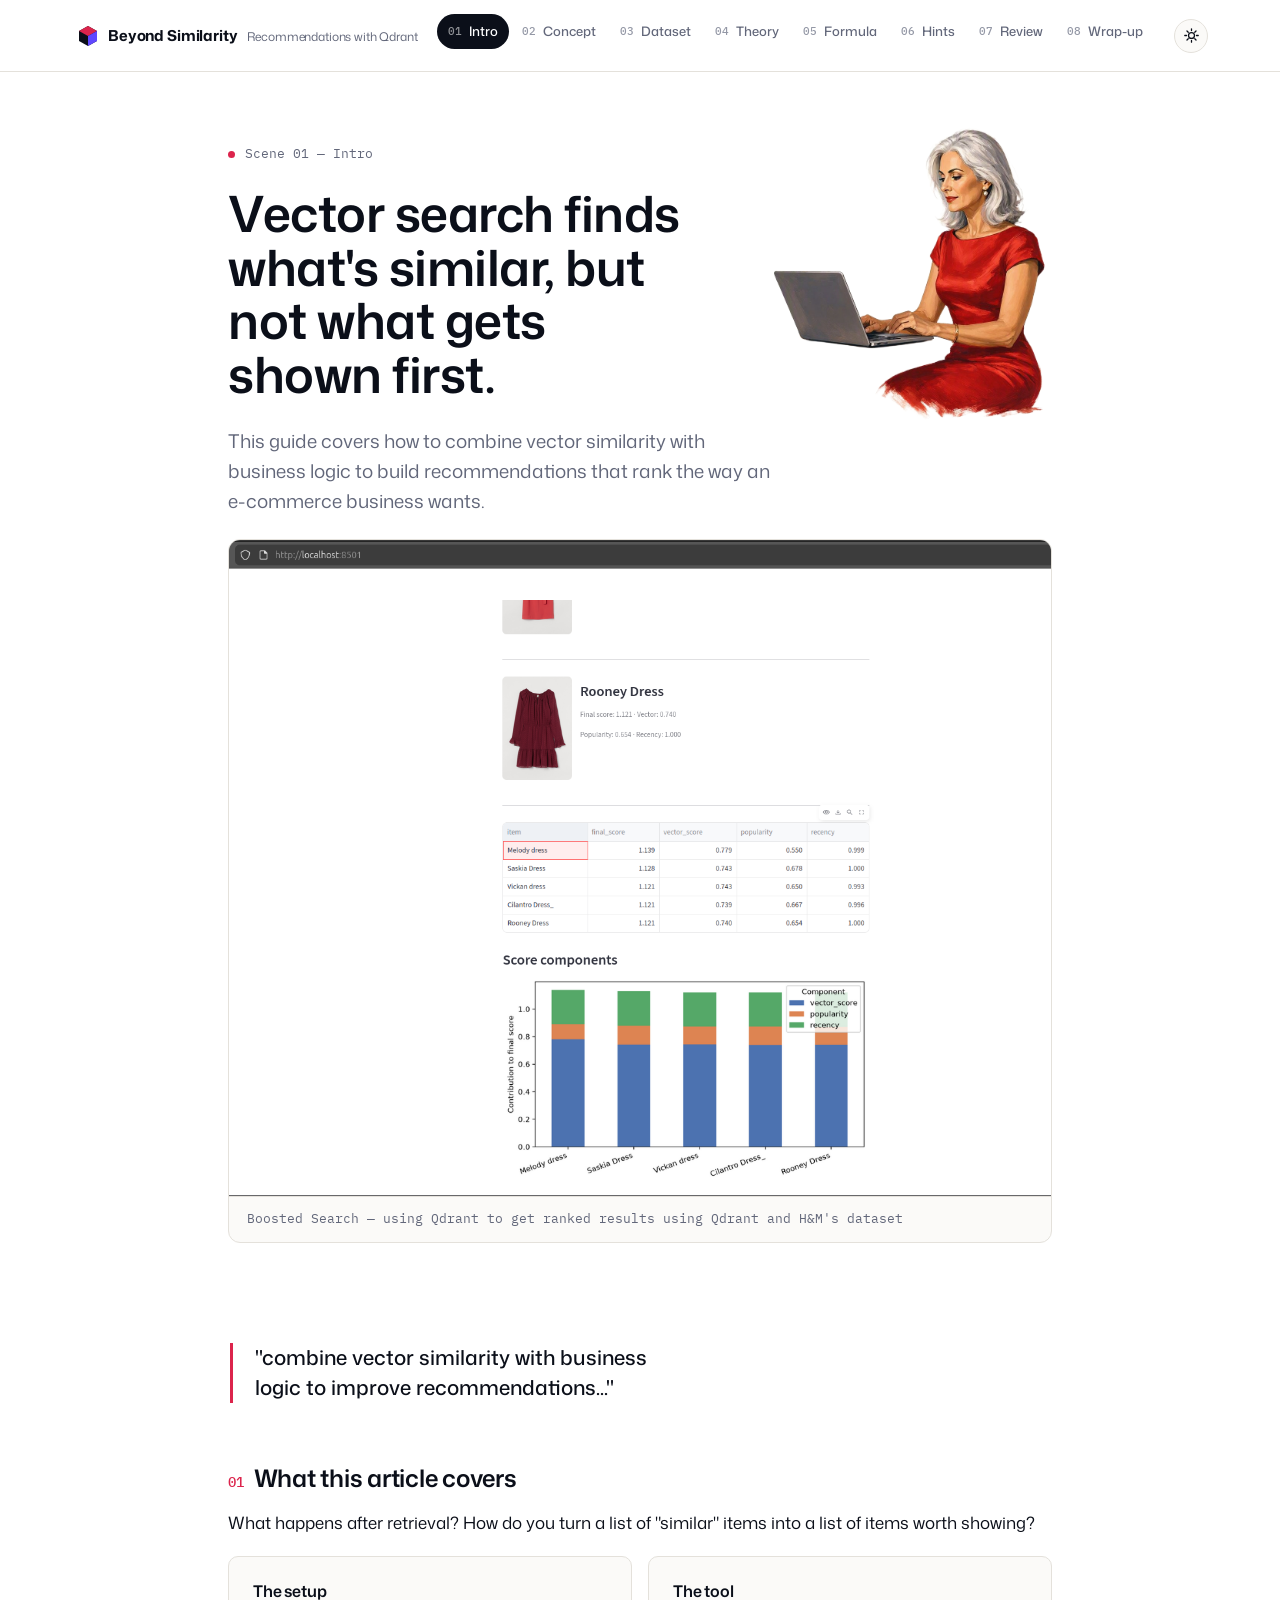
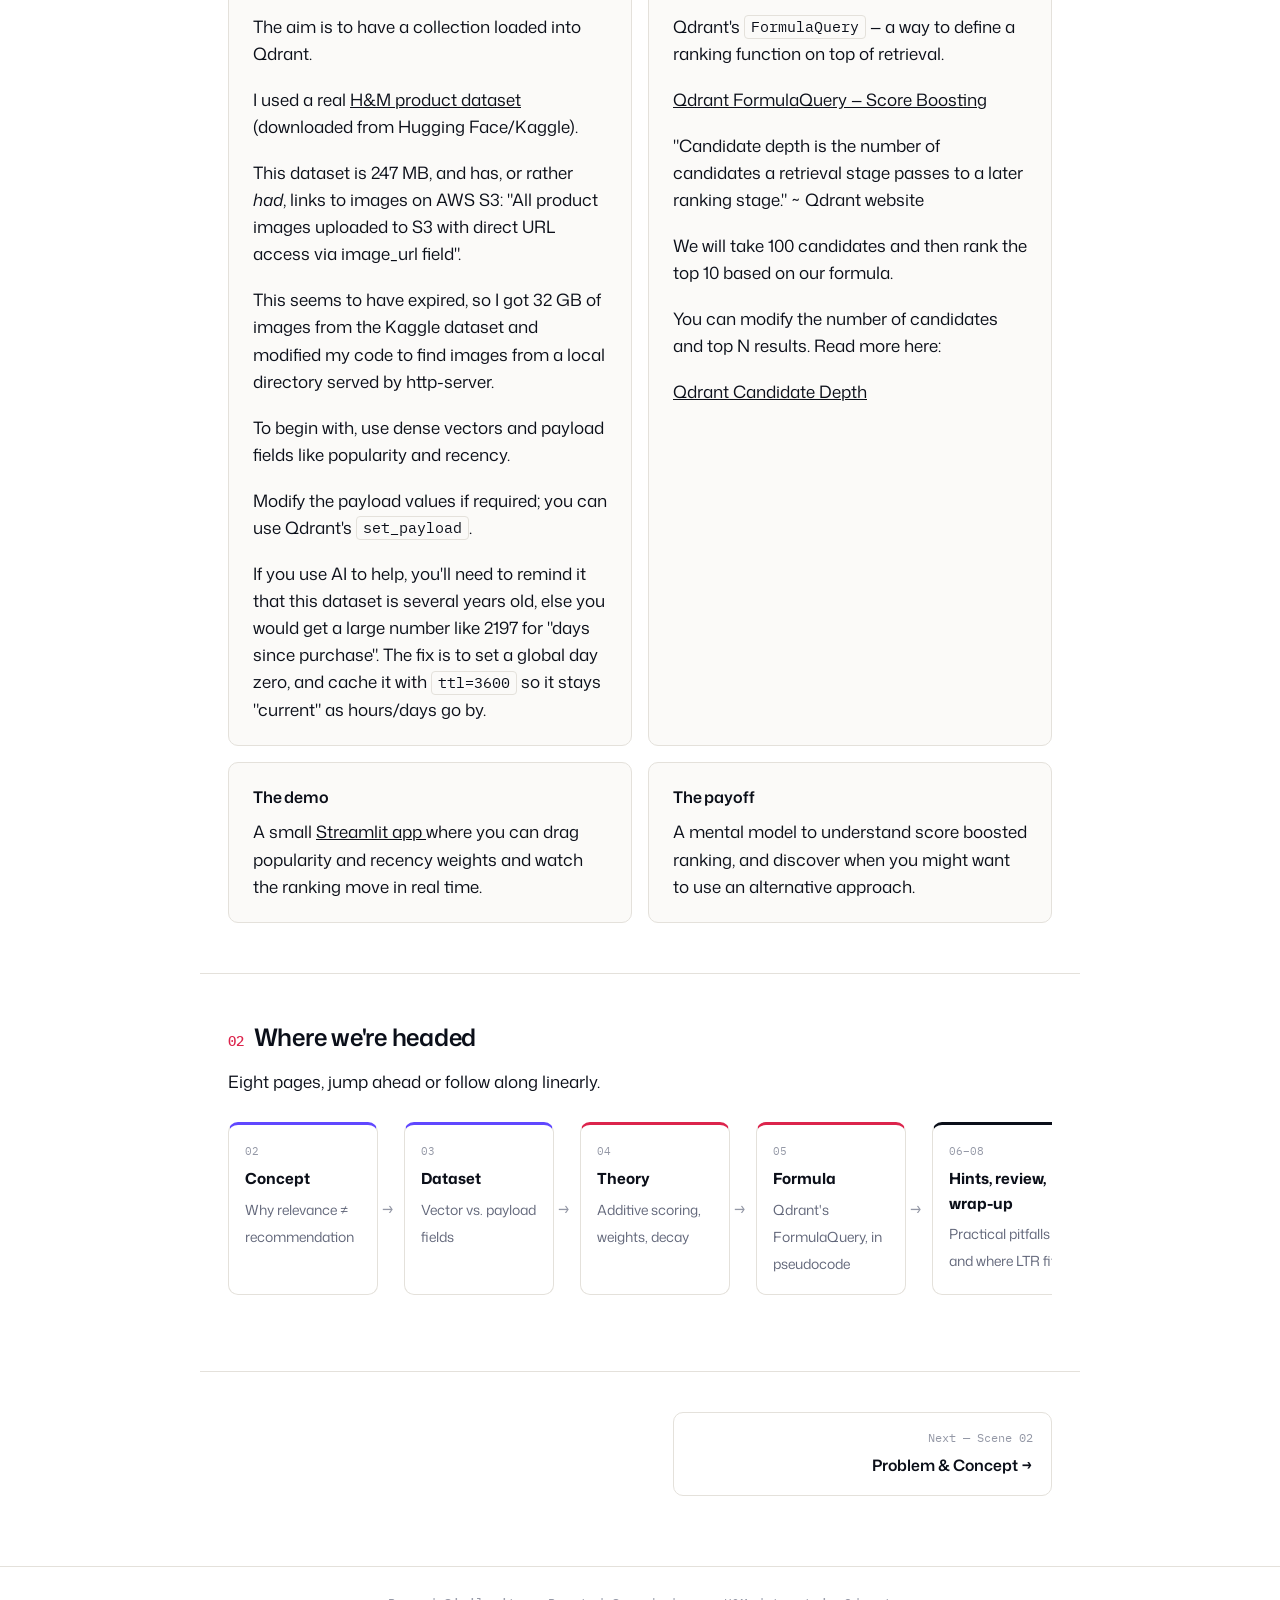
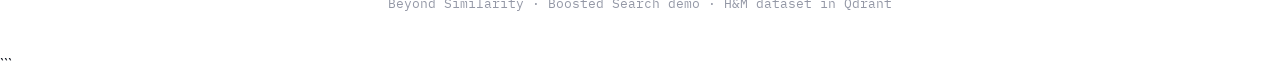
<file: index.html>
<!doctype html>
<html lang="en">

<head>
  <meta charset="utf-8">

  <script>
    (function () {
      var t = localStorage.getItem('theme');

      if (!t) {
        t = window.matchMedia('(prefers-color-scheme: dark)').matches
          ? 'dark'
          : 'light';
      }

      document.documentElement.setAttribute('data-theme', t);
    })();
  </script>

  <meta name="viewport" content="width=device-width, initial-scale=1">

  <title>Beyond Similarity — E-commerce Recommendations with Qdrant</title>

  <link rel="stylesheet" href="style.css">

  <style>
    /* Scene 01 hero: title/copy on the left, lady.png floated to the right,
       overlapping the text column like the mockup. Tweak freely to match
       whatever spacing style.css otherwise expects. */

    .scene-head--split {
      position: relative;
    }

    .scene-head-text {
      max-width: 640px;
    }

.scene-head-lady {
  position: absolute;
  top: 3rem;          /* was 0, lowers the image by ~2 lines */
  right: 0;
  width: 360px;
  max-width: 42%;
  height: auto;
  z-index: 2;
  pointer-events: none;
}

    @media (max-width: 900px) {
      .scene-head-lady {
        position: static;
        display: block;
        width: 220px;
        max-width: 70%;
        margin: 1.5rem auto 0;
      }

      .scene-head-text {
        max-width: none;
      }
    }
  </style>
</head>

<body>

  <a class="skip-link" href="#main">Skip to content</a>

  <header class="topnav">
    <div class="topnav-inner">

      <a class="brand" href="index.html">

        <svg
          class="brand-mark"
          viewBox="0 0 20 20"
          fill="none"
          xmlns="http://www.w3.org/2000/svg"
        >
          <path
            d="M10 0L19 5V15L10 20L1 15V5L10 0Z"
            fill="#0B0F19"
          />
          <path
            d="M10 0L19 5L10 10L1 5L10 0Z"
            fill="#DC244C"
          />
          <path
            d="M10 10L19 5V15L10 20V10Z"
            fill="#6047FF"
          />
        </svg>

        Beyond Similarity
        <small>Recommendations with Qdrant</small>

      </a>

      <nav aria-label="Scenes">
        <ul class="scenes">

          <li>
            <a href="index.html" class="active">
              <span class="n">01</span>Intro
            </a>
          </li>

          <li>
            <a href="problem.html">
              <span class="n">02</span>Concept
            </a>
          </li>

          <li>
            <a href="dataset.html">
              <span class="n">03</span>Dataset
            </a>
          </li>

          <li>
            <a href="theory.html">
              <span class="n">04</span>Theory
            </a>
          </li>

          <li>
            <a href="pseudocode.html">
              <span class="n">05</span>Formula
            </a>
          </li>

          <li>
            <a href="hints.html">
              <span class="n">06</span>Hints
            </a>
          </li>

          <li>
            <a href="review.html">
              <span class="n">07</span>Review
            </a>
          </li>

          <li>
            <a href="conclusion.html">
              <span class="n">08</span>Wrap-up
            </a>
          </li>

        </ul>
      </nav>

      <button
        id="theme-toggle"
        class="theme-toggle"
        type="button"
        aria-label="Toggle dark mode"
        aria-pressed="false"
      >

        <svg
          class="icon-sun"
          viewBox="0 0 24 24"
          fill="none"
          xmlns="http://www.w3.org/2000/svg"
          aria-hidden="true"
        >
          <circle
            cx="12"
            cy="12"
            r="4.2"
            stroke="currentColor"
            stroke-width="1.8"
          />
          <path
            d="M12 2.5V5M12 19V21.5M21.5 12H19M5 12H2.5M18.4 5.6L16.6 7.4M7.4 16.6L5.6 18.4M18.4 18.4L16.6 16.6M7.4 7.4L5.6 5.6"
            stroke="currentColor"
            stroke-width="1.8"
            stroke-linecap="round"
          />
        </svg>

        <svg
          class="icon-moon"
          viewBox="0 0 24 24"
          fill="none"
          xmlns="http://www.w3.org/2000/svg"
          aria-hidden="true"
        >
          <path
            d="M20.5 14.5A8.5 8.5 0 1 1 9.5 3.2a7 7 0 0 0 11 11.3Z"
            stroke="currentColor"
            stroke-width="1.8"
            stroke-linejoin="round"
          />
        </svg>

      </button>

    </div>
  </header>

  <main id="main">

    <div class="scene-head scene-head--split">

      <div class="scene-head-text">

        <div class="scene-tag">
          <span class="dot"></span>
          Scene 01 — Intro
        </div>

        <h1>
          Vector search finds what's similar, but not what gets shown first.
        </h1>

        <p class="scene-dek">
          This guide covers how to combine vector similarity with business logic
          to build recommendations that rank the way an e-commerce
          business wants.
        </p>

      </div>

      <img
        class="scene-head-lady"
        src="img/lady.png"
        alt="Illustration of a woman in a red dress working on a laptop."
      >

      <figure class="shot">

        <img
          src="img/search_results.png"
          alt="Boosted Search results: a ranked list of dresses with final_score, vector_score, popularity and recency, plus a stacked bar chart of score components per item."
        >

        <figcaption>
          Boosted Search — using Qdrant to get ranked results using Qdrant and H&amp;M's dataset
        </figcaption>

      </figure>

    </div>

    <div class="vo">

      <div class="vo-inner">

        <div class="vo-label"></div>

        <p>
          "combine vector similarity with business
          logic to improve recommendations..."
        </p>

      </div>

    </div>

    <section class="section">

      <h2>
        <span class="idx">01</span>What this article covers
      </h2>

      <p class="lede">
        What happens after retrieval? How do you turn a list of "similar"
        items into a list of items worth showing?
      </p>

      <div class="card-grid">

        <div class="card">

          <h3>The setup</h3>

          <p>
            The aim is to have a collection loaded into Qdrant.
          </p>

          <p>
            I used a real
            <a href="https://huggingface.co/datasets/Qdrant/hm_ecommerce_products">
              H&amp;M product dataset
            </a>
            (downloaded from Hugging Face/Kaggle).
          </p>

          <p>
            This dataset is 247 MB, and has, or rather <i>had</i>, links to
            images on AWS S3: "All product images uploaded to S3 with direct
            URL access via image_url field".
          </p>

          <p>
            This seems to have expired, so I got 32 GB of images from the
            Kaggle dataset and modified my code to find images from a local
            directory served by http-server.
          </p>

          <p>
            To begin with, use dense vectors and payload fields like
            popularity and recency.
          </p>

          <p>
            Modify the payload values if required; you can use Qdrant's
            <code>set_payload</code>.
          </p>

          <p>
            If you use AI to help, you'll need to remind it that this dataset
            is several years old, else you would get a large number like 2197
            for "days since purchase". The fix is to set a global day zero,
            and cache it with <code>ttl=3600</code> so it stays "current" as
            hours/days go by.
          </p>

        </div>

        <div class="card">

          <h3>The tool</h3>

          <p>
            Qdrant's <code>FormulaQuery</code> — a way to define a ranking
            function on top of retrieval.
          </p>

          <p>
            <a href="https://qdrant.tech/documentation/search/search-relevance/#score-boosting">
              Qdrant FormulaQuery — Score Boosting
            </a>
          </p>

          <p>
            "Candidate depth is the number of candidates a retrieval stage
            passes to a later ranking stage." ~ Qdrant website
          </p>

          <p>
            We will take 100 candidates and then rank the top 10 based on our
            formula.
          </p>

          <p>
            You can modify the number of candidates and top N results. Read
            more here:
          </p>

          <p>
            <a href="https://qdrant.tech/documentation/search-tuning/candidate-depth/">
              Qdrant Candidate Depth
            </a>
          </p>

        </div>

        <div class="card">

          <h3>The demo</h3>

          <p>
            A small
            <a
              href="https://github.com/RGGH/qdrant-boosted-search"
              target="_blank"
              rel="noopener noreferrer"
            >
              Streamlit app
            </a>
            where you can drag popularity and recency weights and watch the
            ranking move in real time.
          </p>

        </div>

        <div class="card">

          <h3>The payoff</h3>

          <p>
            A mental model to understand score boosted ranking, and discover
            when you might want to use an alternative approach.
          </p>

        </div>

      </div>

    </section>

    <section class="section">

      <h2>
        <span class="idx">02</span>Where we're headed
      </h2>

      <p>
        Eight pages, jump ahead or follow along linearly.
      </p>

      <div class="flow">

        <div class="flow-step accent-v">
          <span class="k">02</span>
          <strong>Concept</strong>
          <span class="d">Why relevance ≠ recommendation</span>
        </div>

        <div class="flow-step accent-v">
          <span class="k">03</span>
          <strong>Dataset</strong>
          <span class="d">Vector vs. payload fields</span>
        </div>

        <div class="flow-step accent-p">
          <span class="k">04</span>
          <strong>Theory</strong>
          <span class="d">Additive scoring, weights, decay</span>
        </div>

        <div class="flow-step accent-p">
          <span class="k">05</span>
          <strong>Formula</strong>
          <span class="d">Qdrant's FormulaQuery, in pseudocode</span>
        </div>

        <div class="flow-step accent-k">
          <span class="k">06–08</span>
          <strong>Hints, review, wrap-up</strong>
          <span class="d">Practical pitfalls and where LTR fits</span>
        </div>

      </div>

    </section>

  </main>

  <div class="pagenav">

    <span class="stub"></span>

    <a class="next" href="problem.html">
      <span class="lbl">Next — Scene 02</span>
      <span class="ttl">Problem &amp; Concept →</span>
    </a>

  </div>

  <footer class="sitefoot">
    Beyond Similarity · Boosted Search demo · H&amp;M dataset in Qdrant
  </footer>

  <script src="theme-toggle.js"></script>

</body>
</html>
```
</file>
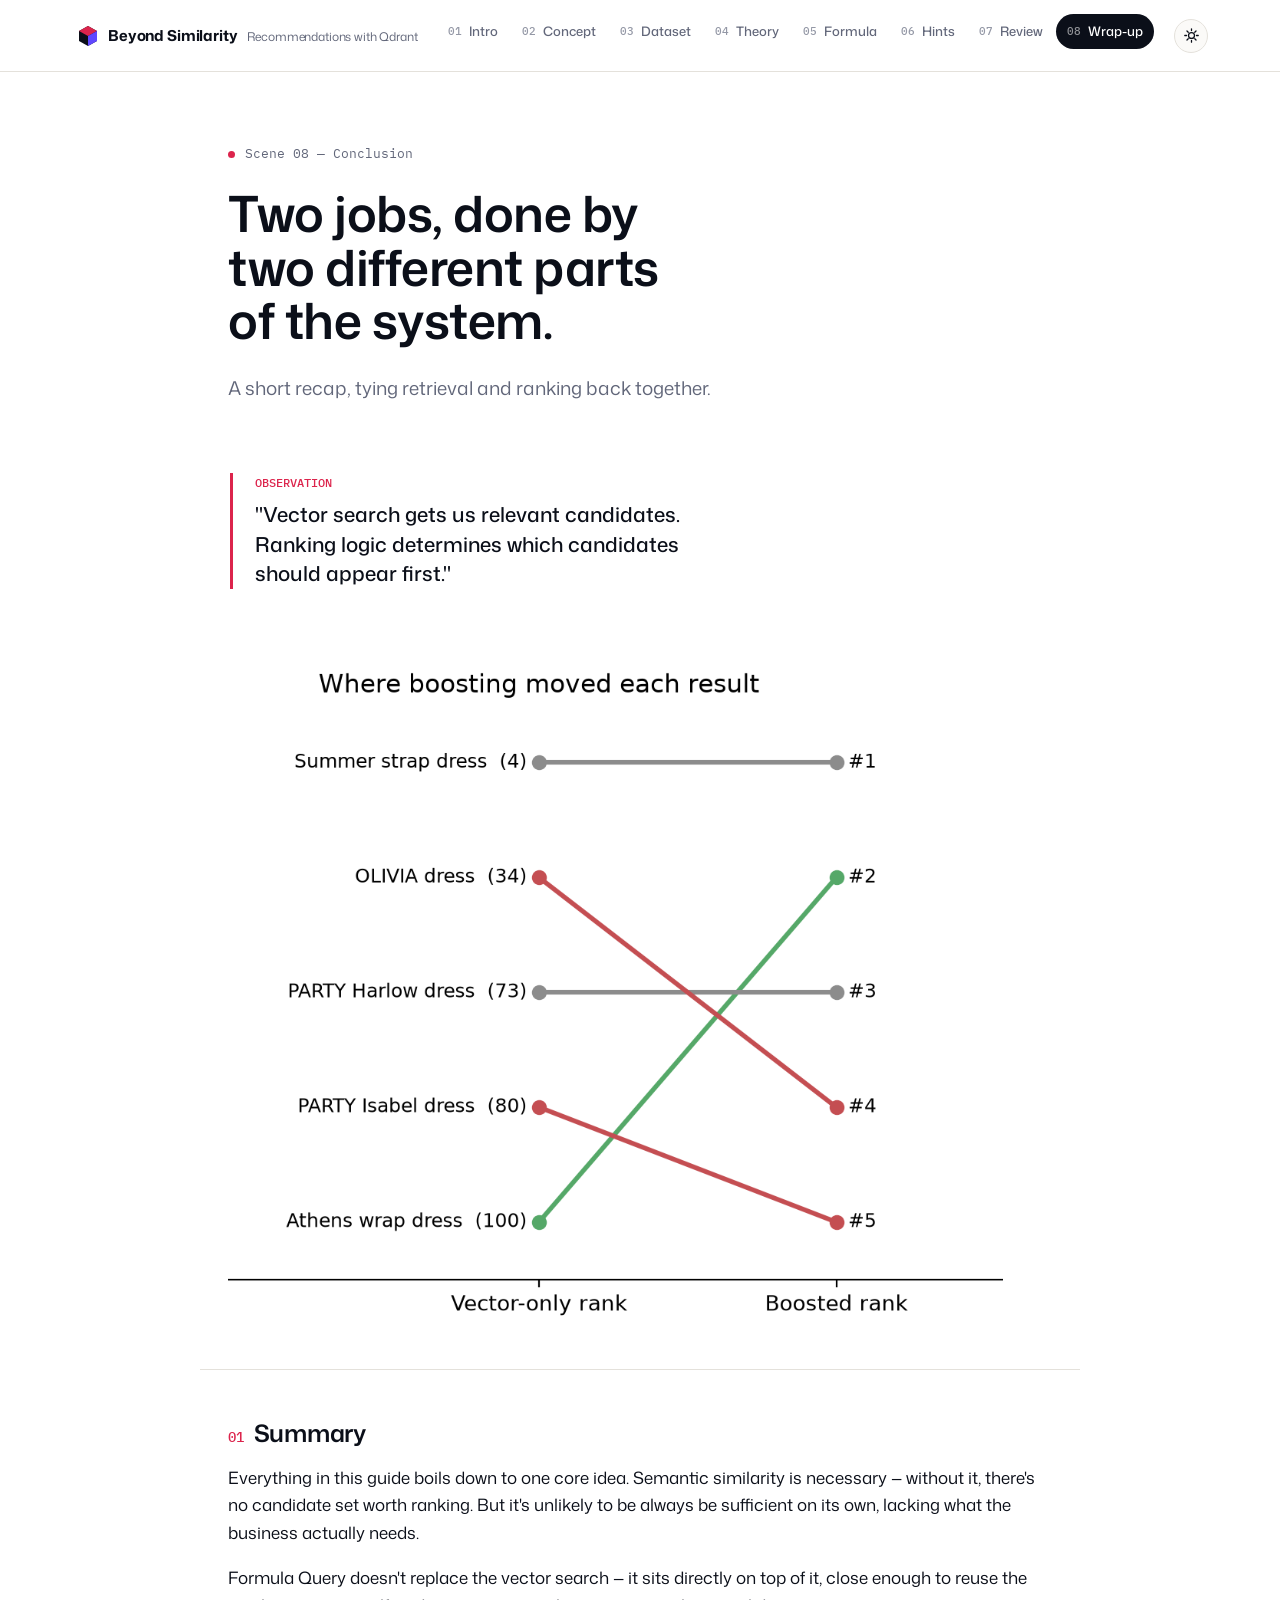
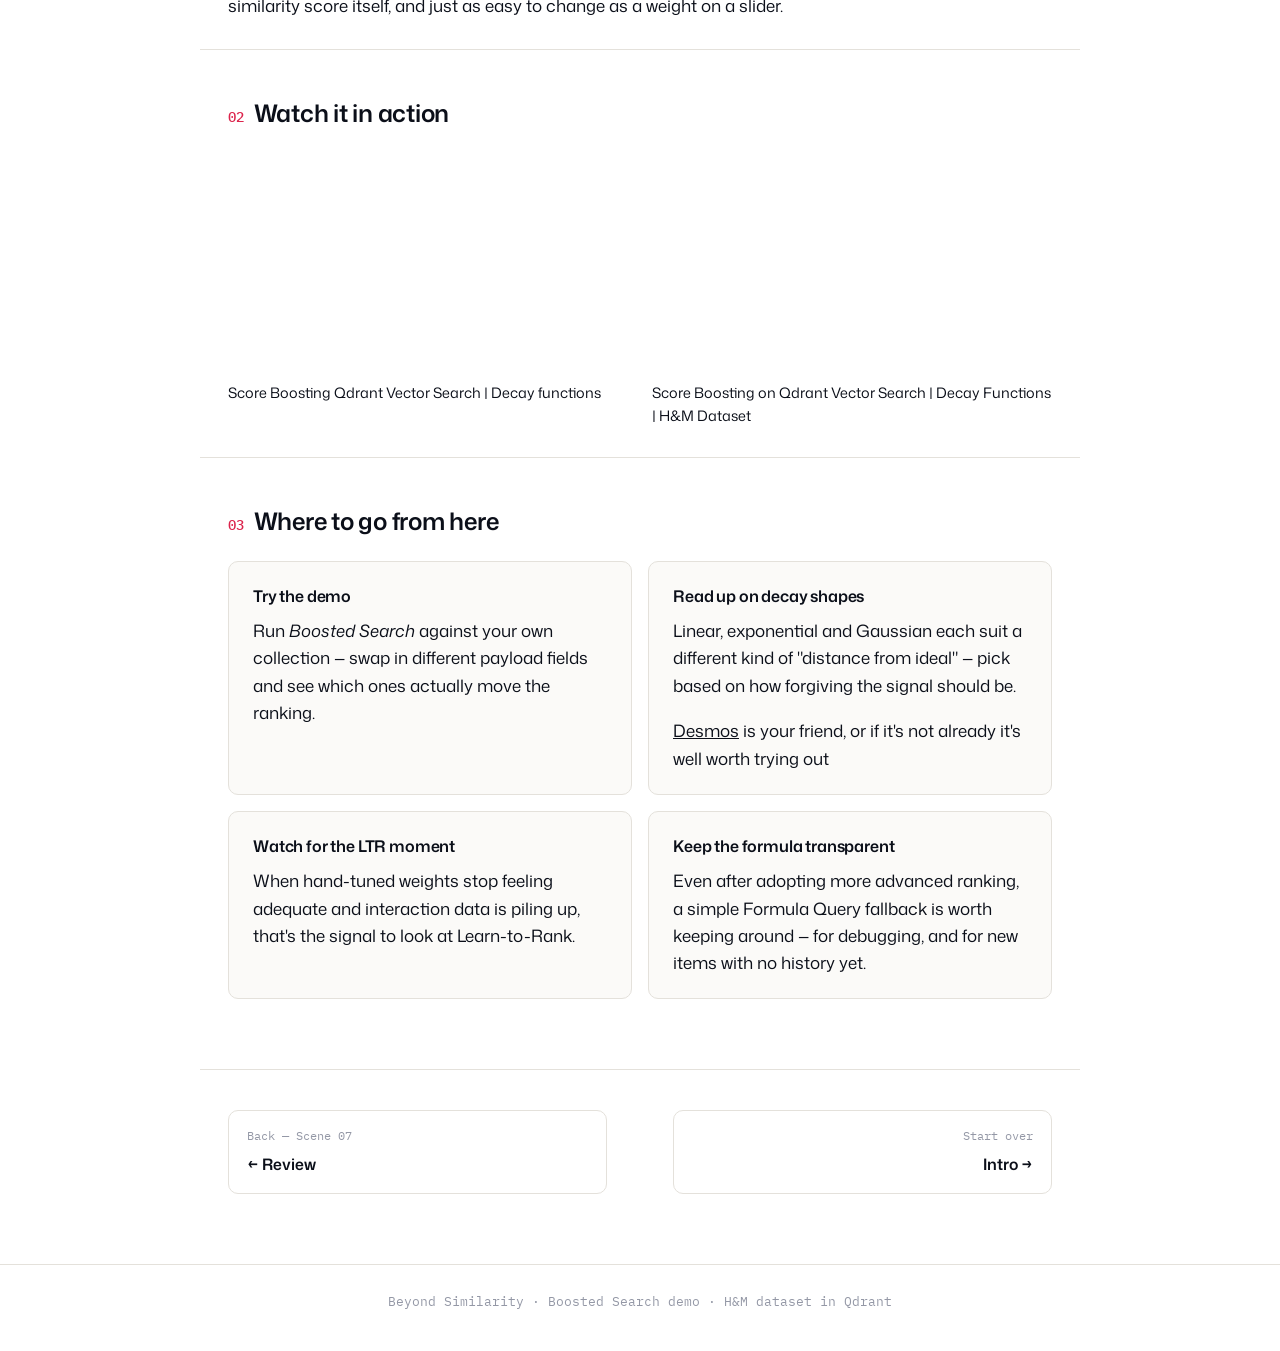
<file: conclusion.html>
<!doctype html>
<html lang="en">
<head>
<meta charset="utf-8">
<script>
(function(){
  var t = localStorage.getItem('theme');
  if(!t){ t = window.matchMedia('(prefers-color-scheme: dark)').matches ? 'dark' : 'light'; }
  document.documentElement.setAttribute('data-theme', t);
})();
</script>
<meta name="viewport" content="width=device-width, initial-scale=1">
<title>Wrap-up — Beyond Similarity</title>
<link rel="stylesheet" href="style.css">
<style>
  .video-grid {
    display: grid;
    grid-template-columns: repeat(auto-fit, minmax(320px, 1fr));
    gap: 1.5rem;
    margin-top: 1rem;
  }
  .video-card figcaption {
    margin-top: 0.5rem;
    font-size: 0.9rem;
  }
  .video-embed {
    position: relative;
    width: 100%;
    padding-top: 56.25%; /* 16:9 */
    border-radius: 8px;
    overflow: hidden;
  }
  .video-embed iframe {
    position: absolute;
    top: 0;
    left: 0;
    width: 100%;
    height: 100%;
    border: 0;
  }
</style>
</head>
<body>
<a class="skip-link" href="#main">Skip to content</a>

<header class="topnav">
  <div class="topnav-inner">
    <a class="brand" href="index.html">
      <svg class="brand-mark" viewBox="0 0 20 20" fill="none" xmlns="http://www.w3.org/2000/svg">
        <path d="M10 0L19 5V15L10 20L1 15V5L10 0Z" fill="#0B0F19"/>
        <path d="M10 0L19 5L10 10L1 5L10 0Z" fill="#DC244C"/>
        <path d="M10 10L19 5V15L10 20V10Z" fill="#6047FF"/>
      </svg>
      Beyond Similarity
      <small>Recommendations with Qdrant</small>
    </a>
    <nav aria-label="Scenes">
      <ul class="scenes">
        <li><a href="index.html"><span class="n">01</span>Intro</a></li>
        <li><a href="problem.html"><span class="n">02</span>Concept</a></li>
        <li><a href="dataset.html"><span class="n">03</span>Dataset</a></li>
        <li><a href="theory.html"><span class="n">04</span>Theory</a></li>
        <li><a href="pseudocode.html"><span class="n">05</span>Formula</a></li>
        <li><a href="hints.html"><span class="n">06</span>Hints</a></li>
        <li><a href="review.html"><span class="n">07</span>Review</a></li>
        <li><a href="conclusion.html" class="active"><span class="n">08</span>Wrap-up</a></li>
      </ul>
    </nav>
    <button id="theme-toggle" class="theme-toggle" type="button" aria-label="Toggle dark mode" aria-pressed="false">
      <svg class="icon-sun" viewBox="0 0 24 24" fill="none" xmlns="http://www.w3.org/2000/svg" aria-hidden="true">
        <circle cx="12" cy="12" r="4.2" stroke="currentColor" stroke-width="1.8"/>
        <path d="M12 2.5V5M12 19V21.5M21.5 12H19M5 12H2.5M18.4 5.6L16.6 7.4M7.4 16.6L5.6 18.4M18.4 18.4L16.6 16.6M7.4 7.4L5.6 5.6" stroke="currentColor" stroke-width="1.8" stroke-linecap="round"/>
      </svg>
      <svg class="icon-moon" viewBox="0 0 24 24" fill="none" xmlns="http://www.w3.org/2000/svg" aria-hidden="true">
        <path d="M20.5 14.5A8.5 8.5 0 1 1 9.5 3.2a7 7 0 0 0 11 11.3Z" stroke="currentColor" stroke-width="1.8" stroke-linejoin="round"/>
      </svg>
    </button>
  </div>
</header>

<main id="main">

  <div class="scene-head">
    <div class="scene-tag"><span class="dot"></span>Scene 08 — Conclusion</div>
    <h1>Two jobs, done by two different parts of the system.</h1>
    <p class="scene-dek">A short recap, tying retrieval and ranking back together.</p>
  </div>

  <div class="vo">
    <div class="vo-inner">
      <div class="vo-label">OBSERVATION</div>
      <p>"Vector search gets us relevant candidates. Ranking logic determines which candidates should appear first."</p>
    </div>
  </div>

  <div class="section">
    <img src="img/rerank.png" alt="Vector search reranking illustration">
  </div>

  <section class="section">
    <h2><span class="idx">01</span>Summary</h2>
    <p class="lede">Everything in this guide boils down to one core idea. Semantic similarity is necessary — without it, there's no candidate set worth ranking. But it's unlikely to be always be sufficient on its own, lacking what the business actually needs.</p>
    <p>Formula Query doesn't replace the vector search — it sits directly on top of it, close enough to reuse the similarity score itself, and just as easy to change as a weight on a slider.</p>
  </section>

  <section class="section">
    <h2><span class="idx">02</span>Watch it in action</h2>
    <div class="video-grid">
      <figure class="video-card">
        <div class="video-embed">
          <iframe src="https://www.youtube.com/embed/VseydDqiZlY" title="Score Boosting Qdrant Vector Search | Decay functions" allow="accelerometer; autoplay; clipboard-write; encrypted-media; gyroscope; picture-in-picture; web-share" allowfullscreen loading="lazy"></iframe>
        </div>
        <figcaption>Score Boosting Qdrant Vector Search | Decay functions</figcaption>
      </figure>
      <figure class="video-card">
        <div class="video-embed">
          <iframe src="https://www.youtube.com/embed/1rKVSrw76Bw" title="Score Boosting on Qdrant Vector Search | Decay Functions | H&amp;M Dataset" allow="accelerometer; autoplay; clipboard-write; encrypted-media; gyroscope; picture-in-picture; web-share" allowfullscreen loading="lazy"></iframe>
        </div>
        <figcaption>Score Boosting on Qdrant Vector Search | Decay Functions | H&amp;M Dataset</figcaption>
      </figure>
    </div>
  </section>

  <section class="section">
    <h2><span class="idx">03</span>Where to go from here</h2>
    <div class="card-grid">
      <div class="card">
        <h3>Try the demo</h3>
        <p>Run <em>Boosted Search</em> against your own collection — swap in different payload fields and see which ones actually move the ranking.</p>
      </div>
<div class="card">

  <h3>Read up on decay shapes</h3>

  <p>Linear, exponential and Gaussian each suit a different kind of "distance from ideal" — pick based on how forgiving the signal should be.</p>

  <p><a href="https://www.desmos.com/calculator" target="_blank" rel="noopener noreferrer">Desmos</a> is your friend, or if it's not already it's well worth trying out</p>

</div>

      <div class="card">
        <h3>Watch for the LTR moment</h3>
        <p>When hand-tuned weights stop feeling adequate and interaction data is piling up, that's the signal to look at Learn-to-Rank.</p>
      </div>
      <div class="card">
        <h3>Keep the formula transparent</h3>
        <p>Even after adopting more advanced ranking, a simple Formula Query fallback is worth keeping around — for debugging, and for new items with no history yet.</p>
      </div>
    </div>
  </section>

</main>

<div class="pagenav">
  <a class="prev" href="review.html">
    <span class="lbl">Back — Scene 07</span>
    <span class="ttl">← Review</span>
  </a>
  <a class="next" href="index.html">
    <span class="lbl">Start over</span>
    <span class="ttl">Intro →</span>
  </a>
</div>

<footer class="sitefoot">Beyond Similarity · Boosted Search demo · H&amp;M dataset in Qdrant</footer>

<script src="theme-toggle.js"></script>
</body>
</html>
</file>
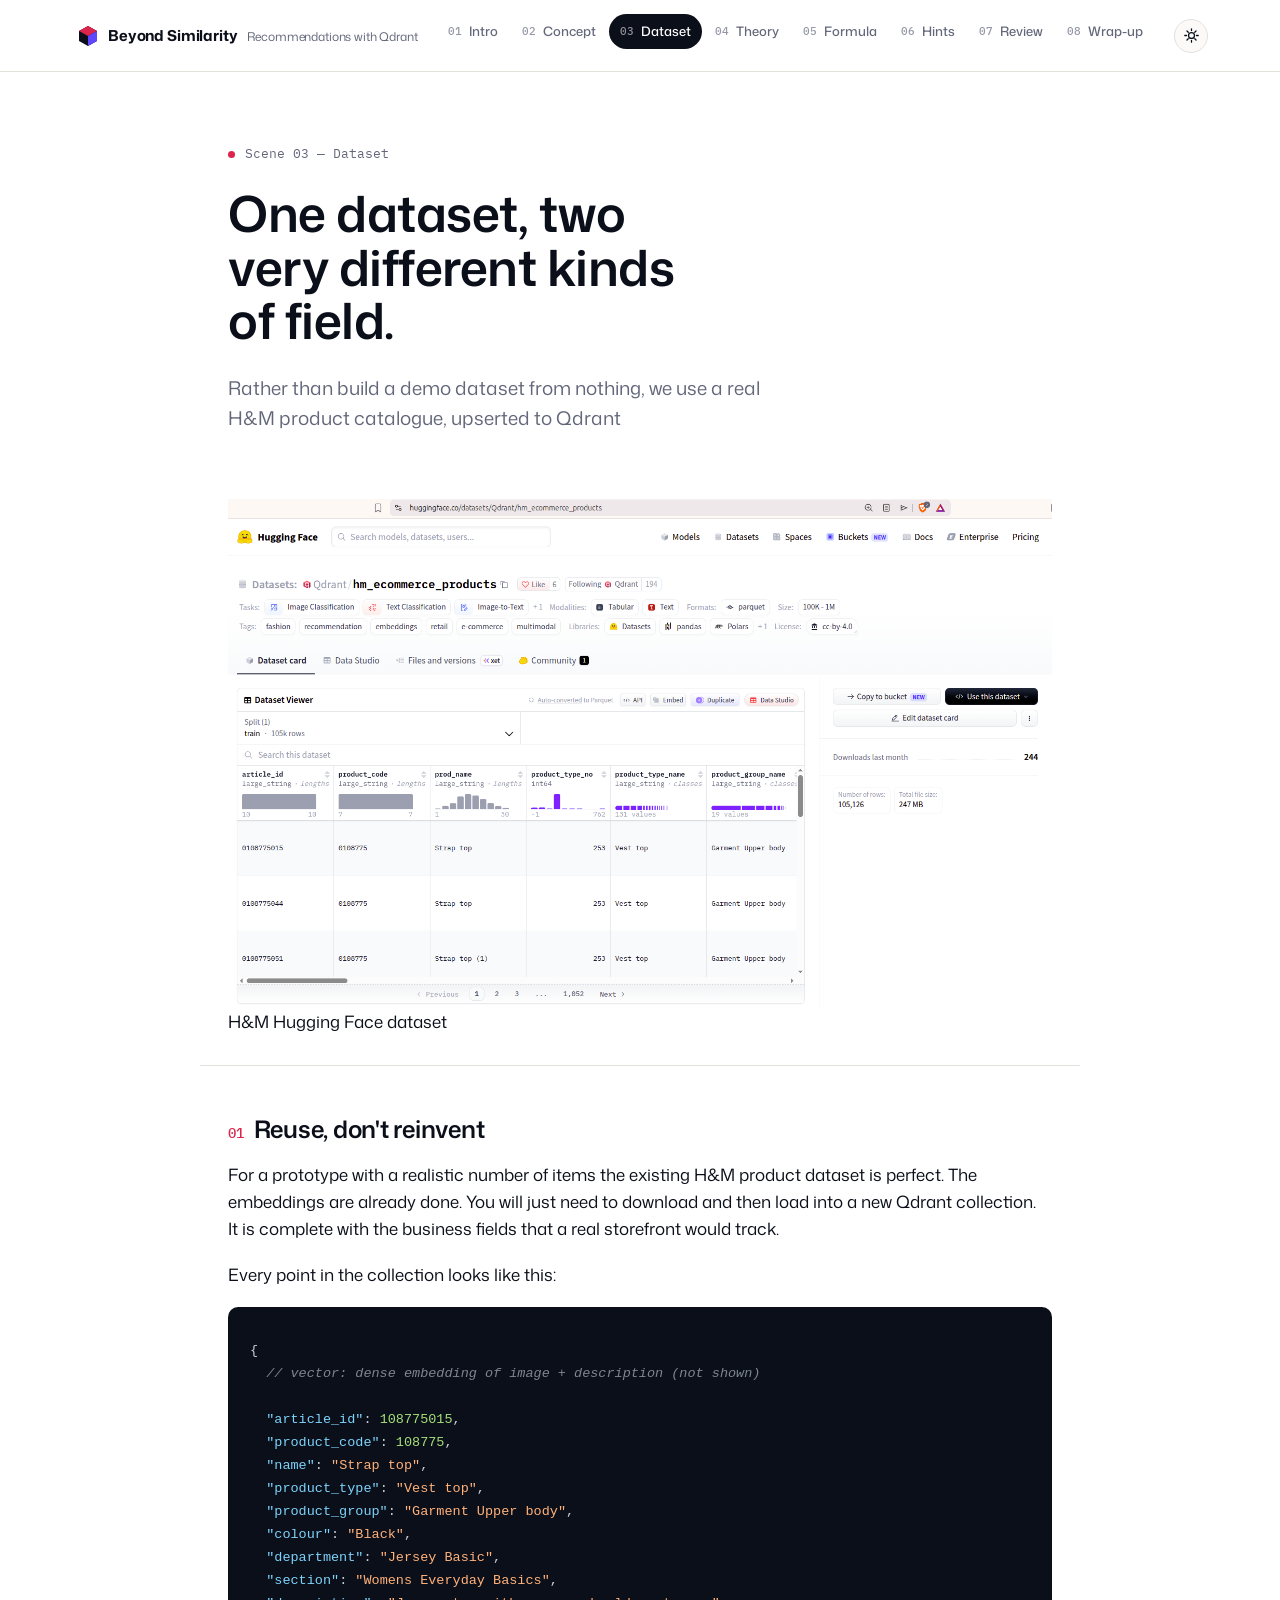
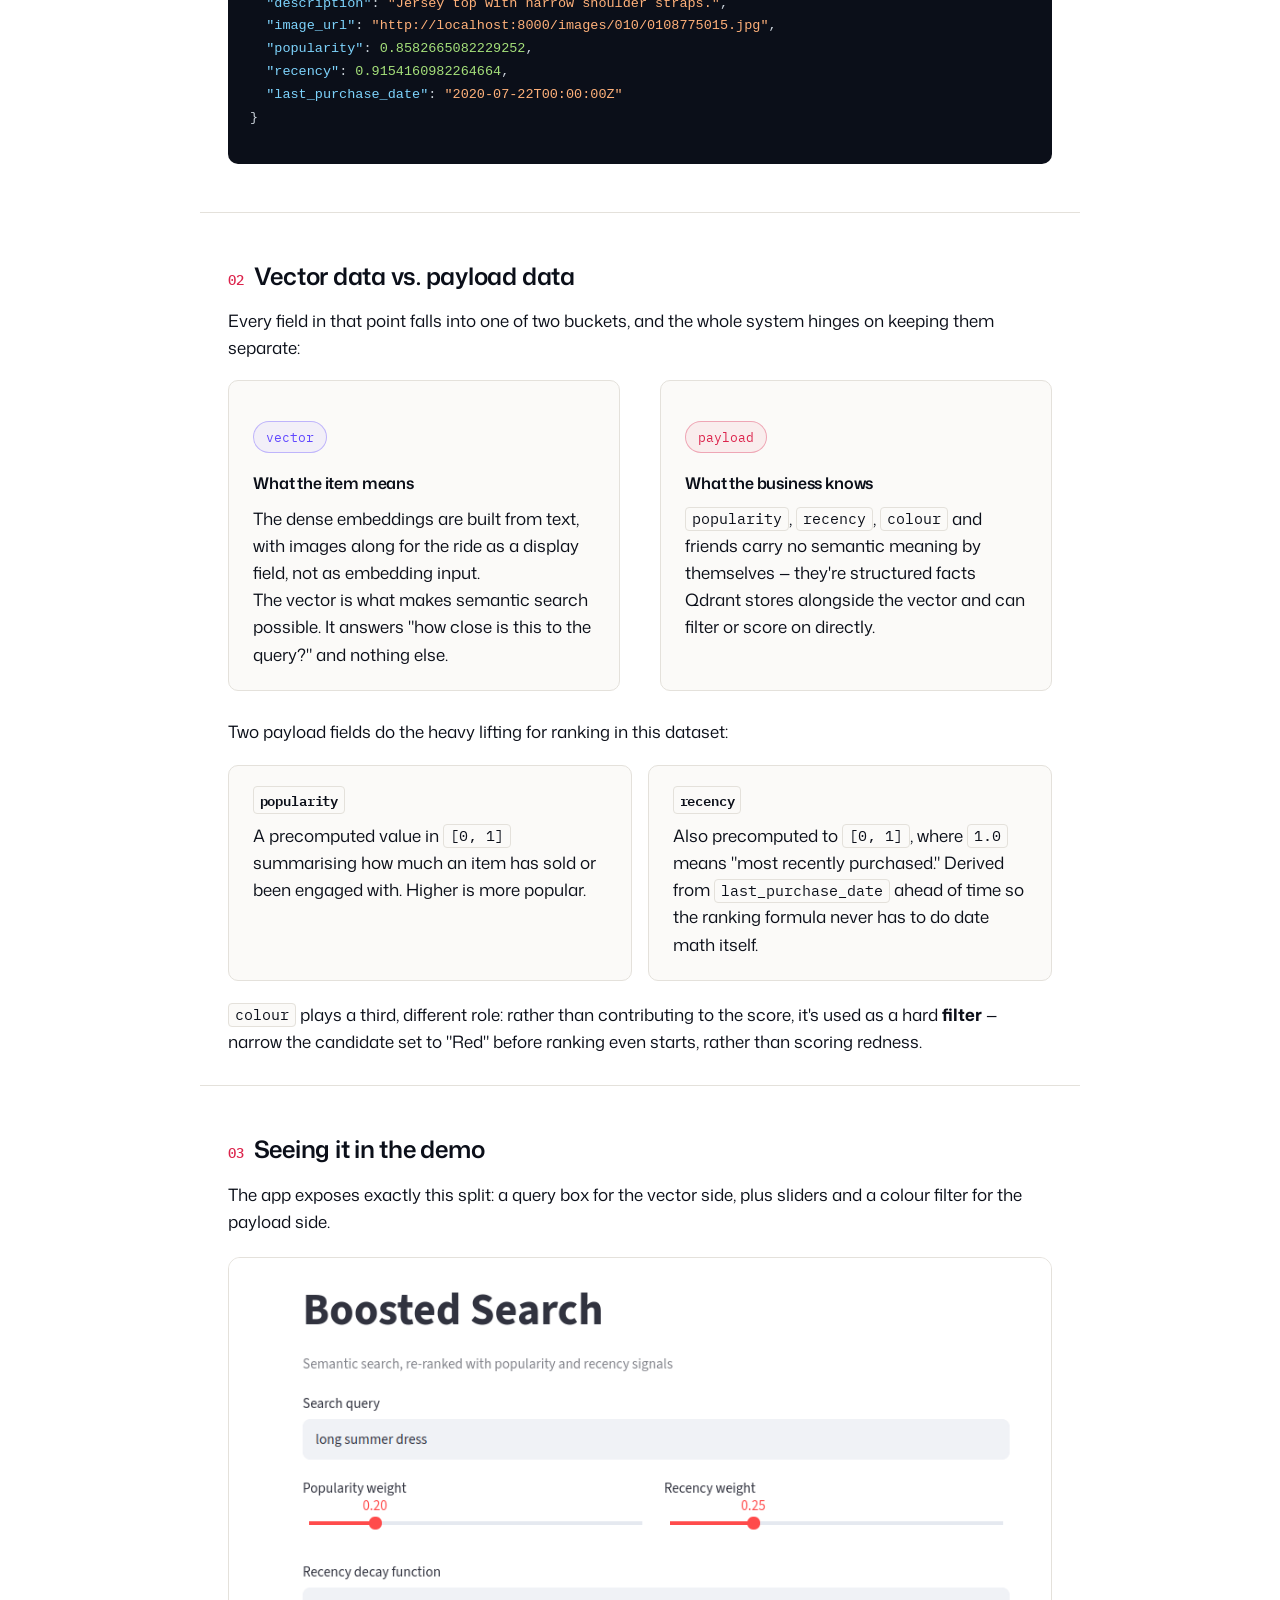
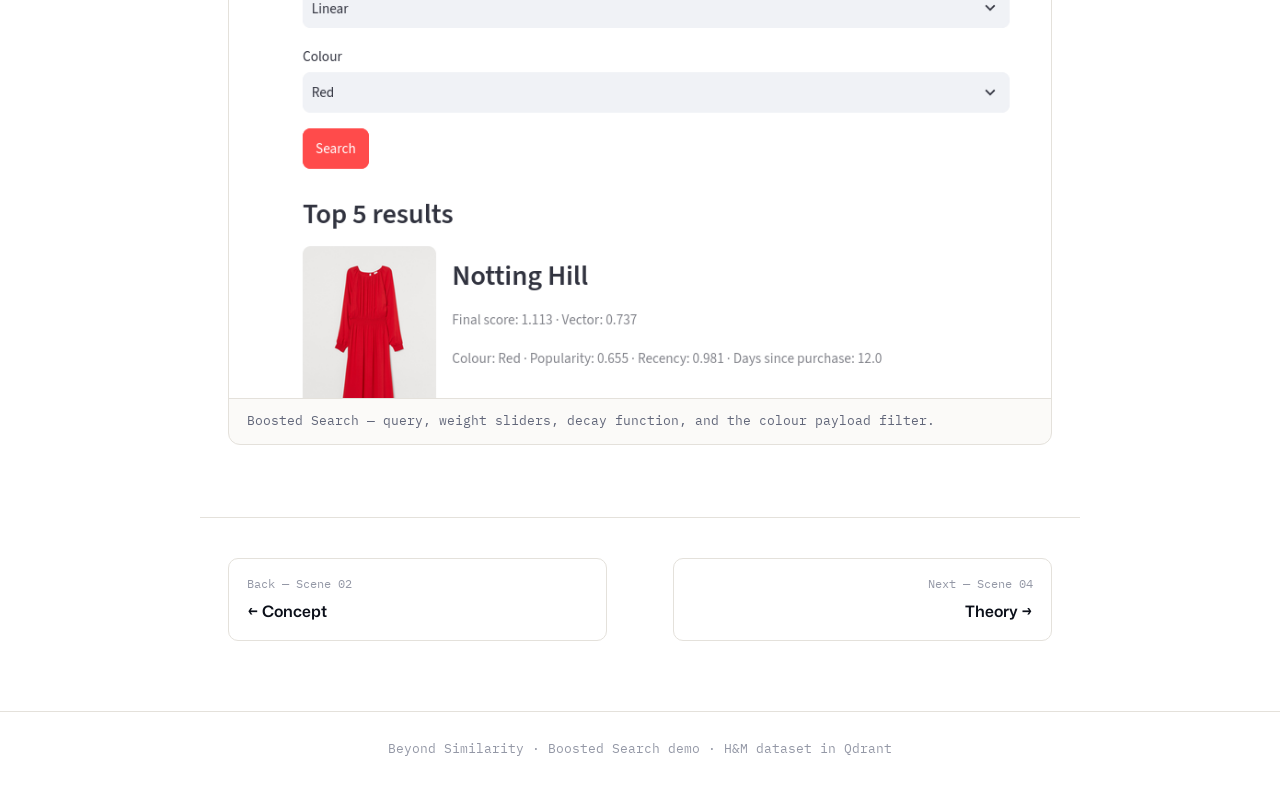
<file: dataset.html>
<!doctype html>
<html lang="en">
<head>
<meta charset="utf-8">
<script>
(function(){
  var t = localStorage.getItem('theme');
  if(!t){ t = window.matchMedia('(prefers-color-scheme: dark)').matches ? 'dark' : 'light'; }
  document.documentElement.setAttribute('data-theme', t);
})();
</script>
<meta name="viewport" content="width=device-width, initial-scale=1">
<title>Dataset — Beyond Similarity</title>
<link rel="stylesheet" href="style.css">
<style>
  /* Lightweight JSON syntax highlighting for the code-block on this page. */
  .code-block .k  { color: #7dd3fc; }              /* keys */
  .code-block .s  { color: #ffb17a; }              /* string values */
  .code-block .n  { color: #a5e07a; }              /* numeric values */
  .code-block .c1 { color: #7d8590; font-style: italic; } /* comment */
  .code-block .p  { color: #c9d1d9; }              /* punctuation / braces */
</style>
</head>
<body>
<a class="skip-link" href="#main">Skip to content</a>

<header class="topnav">
  <div class="topnav-inner">
    <a class="brand" href="index.html">
      <svg class="brand-mark" viewBox="0 0 20 20" fill="none" xmlns="http://www.w3.org/2000/svg">
        <path d="M10 0L19 5V15L10 20L1 15V5L10 0Z" fill="#0B0F19"/>
        <path d="M10 0L19 5L10 10L1 5L10 0Z" fill="#DC244C"/>
        <path d="M10 10L19 5V15L10 20V10Z" fill="#6047FF"/>
      </svg>
      Beyond Similarity
      <small>Recommendations with Qdrant</small>
    </a>
    <nav aria-label="Scenes">
      <ul class="scenes">
        <li><a href="index.html"><span class="n">01</span>Intro</a></li>
        <li><a href="problem.html"><span class="n">02</span>Concept</a></li>
        <li><a href="dataset.html" class="active"><span class="n">03</span>Dataset</a></li>
        <li><a href="theory.html"><span class="n">04</span>Theory</a></li>
        <li><a href="pseudocode.html"><span class="n">05</span>Formula</a></li>
        <li><a href="hints.html"><span class="n">06</span>Hints</a></li>
        <li><a href="review.html"><span class="n">07</span>Review</a></li>
        <li><a href="conclusion.html"><span class="n">08</span>Wrap-up</a></li>
      </ul>
    </nav>
    <button id="theme-toggle" class="theme-toggle" type="button" aria-label="Toggle dark mode" aria-pressed="false">
      <svg class="icon-sun" viewBox="0 0 24 24" fill="none" xmlns="http://www.w3.org/2000/svg" aria-hidden="true">
        <circle cx="12" cy="12" r="4.2" stroke="currentColor" stroke-width="1.8"/>
        <path d="M12 2.5V5M12 19V21.5M21.5 12H19M5 12H2.5M18.4 5.6L16.6 7.4M7.4 16.6L5.6 18.4M18.4 18.4L16.6 16.6M7.4 7.4L5.6 5.6" stroke="currentColor" stroke-width="1.8" stroke-linecap="round"/>
      </svg>
      <svg class="icon-moon" viewBox="0 0 24 24" fill="none" xmlns="http://www.w3.org/2000/svg" aria-hidden="true">
        <path d="M20.5 14.5A8.5 8.5 0 1 1 9.5 3.2a7 7 0 0 0 11 11.3Z" stroke="currentColor" stroke-width="1.8" stroke-linejoin="round"/>
      </svg>
    </button>
  </div>
</header>

<main id="main">

  <div class="scene-head">
    <div class="scene-tag"><span class="dot"></span>Scene 03 — Dataset</div>
    <h1>One dataset, two very different kinds of field.</h1>
    <p class="scene-dek">Rather than build a demo dataset from nothing, we use a real H&amp;M product catalogue, upserted to Qdrant</p>
  </div>

    <section class="section">
      <img src="img/hf_screenshot.png">
      <figcaption>H&M Hugging Face dataset</figcaption>
    </section>

  <section class="section">
    <h2><span class="idx">01</span>Reuse, don't reinvent</h2>
    <p class="lede">For a prototype with a realistic number of items the existing H&amp;M product dataset is perfect. The embeddings are already done. You will just need to download and then load into a new Qdrant collection. <br>It is complete with the business fields that a real storefront would track.</p>
    <p>Every point in the collection looks like this:</p>
    <div class="code-block"><pre><span class="p">{</span>
  <span class="c1">// vector: dense embedding of image + description (not shown)</span>

  <span class="k">"article_id"</span><span class="p">:</span> <span class="n">108775015</span><span class="p">,</span>
  <span class="k">"product_code"</span><span class="p">:</span> <span class="n">108775</span><span class="p">,</span>
  <span class="k">"name"</span><span class="p">:</span> <span class="s">"Strap top"</span><span class="p">,</span>
  <span class="k">"product_type"</span><span class="p">:</span> <span class="s">"Vest top"</span><span class="p">,</span>
  <span class="k">"product_group"</span><span class="p">:</span> <span class="s">"Garment Upper body"</span><span class="p">,</span>
  <span class="k">"colour"</span><span class="p">:</span> <span class="s">"Black"</span><span class="p">,</span>
  <span class="k">"department"</span><span class="p">:</span> <span class="s">"Jersey Basic"</span><span class="p">,</span>
  <span class="k">"section"</span><span class="p">:</span> <span class="s">"Womens Everyday Basics"</span><span class="p">,</span>
  <span class="k">"description"</span><span class="p">:</span> <span class="s">"Jersey top with narrow shoulder straps."</span><span class="p">,</span>
  <span class="k">"image_url"</span><span class="p">:</span> <span class="s">"http://localhost:8000/images/010/0108775015.jpg"</span><span class="p">,</span>
  <span class="k">"popularity"</span><span class="p">:</span> <span class="n">0.8582665082229252</span><span class="p">,</span>
  <span class="k">"recency"</span><span class="p">:</span> <span class="n">0.9154160982264664</span><span class="p">,</span>
  <span class="k">"last_purchase_date"</span><span class="p">:</span> <span class="s">"2020-07-22T00:00:00Z"</span>
<span class="p">}</span></pre></div>
  </section>

  <section class="section">
    <h2><span class="idx">02</span>Vector data vs. payload data</h2>
    <p>Every field in that point falls into one of two buckets, and the whole system hinges on keeping them separate:</p>
    <div class="cols">
      <div class="card">
        <div class="tag-row"><span class="tag vector">vector</span></div>
        <h3>What the item means</h3>
        <p>The dense embeddings are built from text, with images along for the ride as a display field, not as embedding input. <br>The vector is what makes semantic search possible. It answers "how close is this to the query?" and nothing else.</p>
      </div>
      <div class="card">
        <div class="tag-row"><span class="tag payload">payload</span></div>
        <h3>What the business knows</h3>
        <p><code>popularity</code>, <code>recency</code>, <code>colour</code> and friends carry no semantic meaning by themselves — they're structured facts Qdrant stores alongside the vector and can filter or score on directly.</p>
      </div>
    </div>
    <br>
    <p>Two payload fields do the heavy lifting for ranking in this dataset:</p>
    <div class="card-grid">
      <div class="card">
        <h3><code>popularity</code></h3>
        <p>A precomputed value in <code>[0, 1]</code> summarising how much an item has sold or been engaged with. Higher is more popular.</p>
      </div>
      <div class="card">
        <h3><code>recency</code></h3>
        <p>Also precomputed to <code>[0, 1]</code>, where <code>1.0</code> means "most recently purchased." Derived from <code>last_purchase_date</code> ahead of time so the ranking formula never has to do date math itself.</p>
      </div>
    </div>
    <p><code>colour</code> plays a third, different role: rather than contributing to the score, it's used as a hard <strong>filter</strong> — narrow the candidate set to "Red" before ranking even starts, rather than scoring redness.</p>
  </section>

  <section class="section">
    <h2><span class="idx">03</span>Seeing it in the demo</h2>
    <p>The app exposes exactly this split: a query box for the vector side, plus sliders and a colour filter for the payload side.</p>
    <figure class="shot">
      <img src="img/app-search.png" alt="Boosted Search app showing a query for 'summer dress, long sleeves', popularity and recency weight sliders, a linear decay function selector, and a colour filter set to Red.">
      <figcaption>Boosted Search — query, weight sliders, decay function, and the colour payload filter.</figcaption>
    </figure>
  </section>

</main>

<div class="pagenav">
  <a class="prev" href="problem.html">
    <span class="lbl">Back — Scene 02</span>
    <span class="ttl">← Concept</span>
  </a>
  <a class="next" href="theory.html">
    <span class="lbl">Next — Scene 04</span>
    <span class="ttl">Theory →</span>
  </a>
</div>

<footer class="sitefoot">Beyond Similarity · Boosted Search demo · H&amp;M dataset in Qdrant</footer>

<script src="theme-toggle.js"></script>
</body>
</html>
</file>
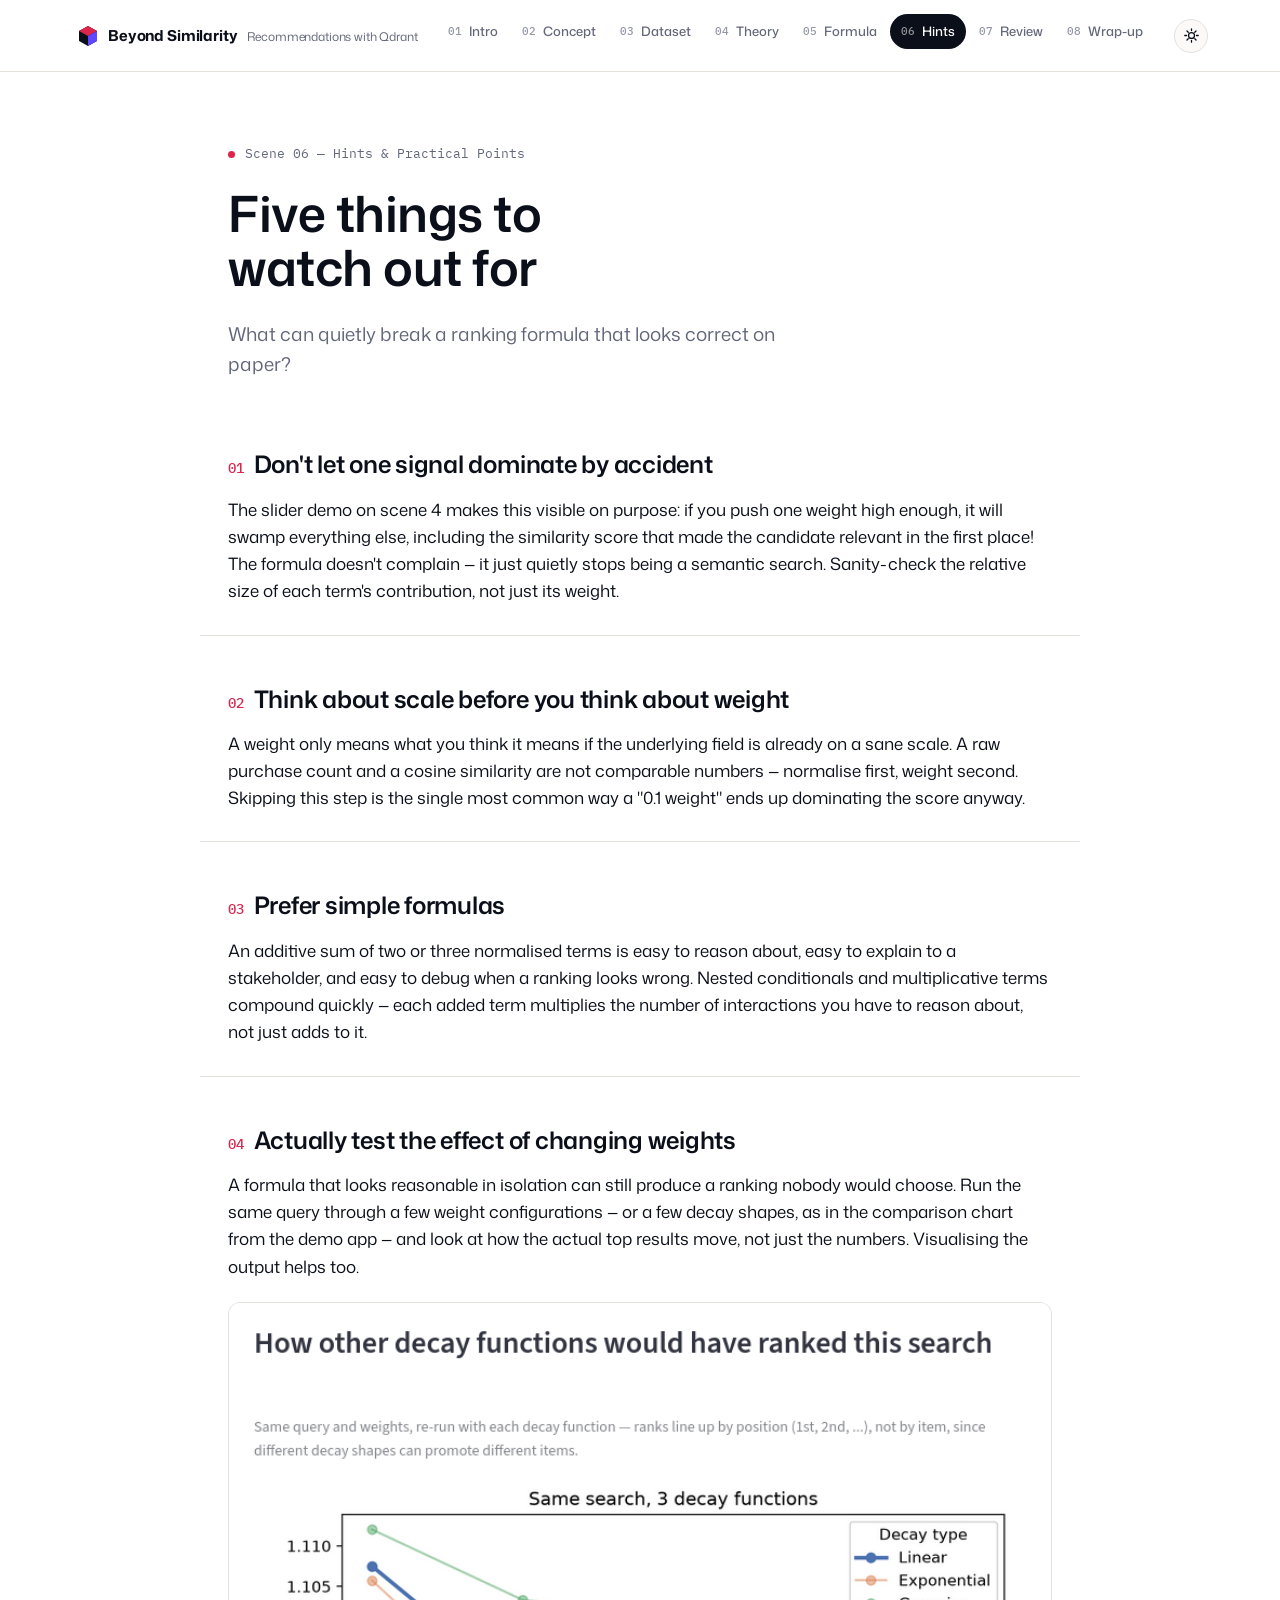
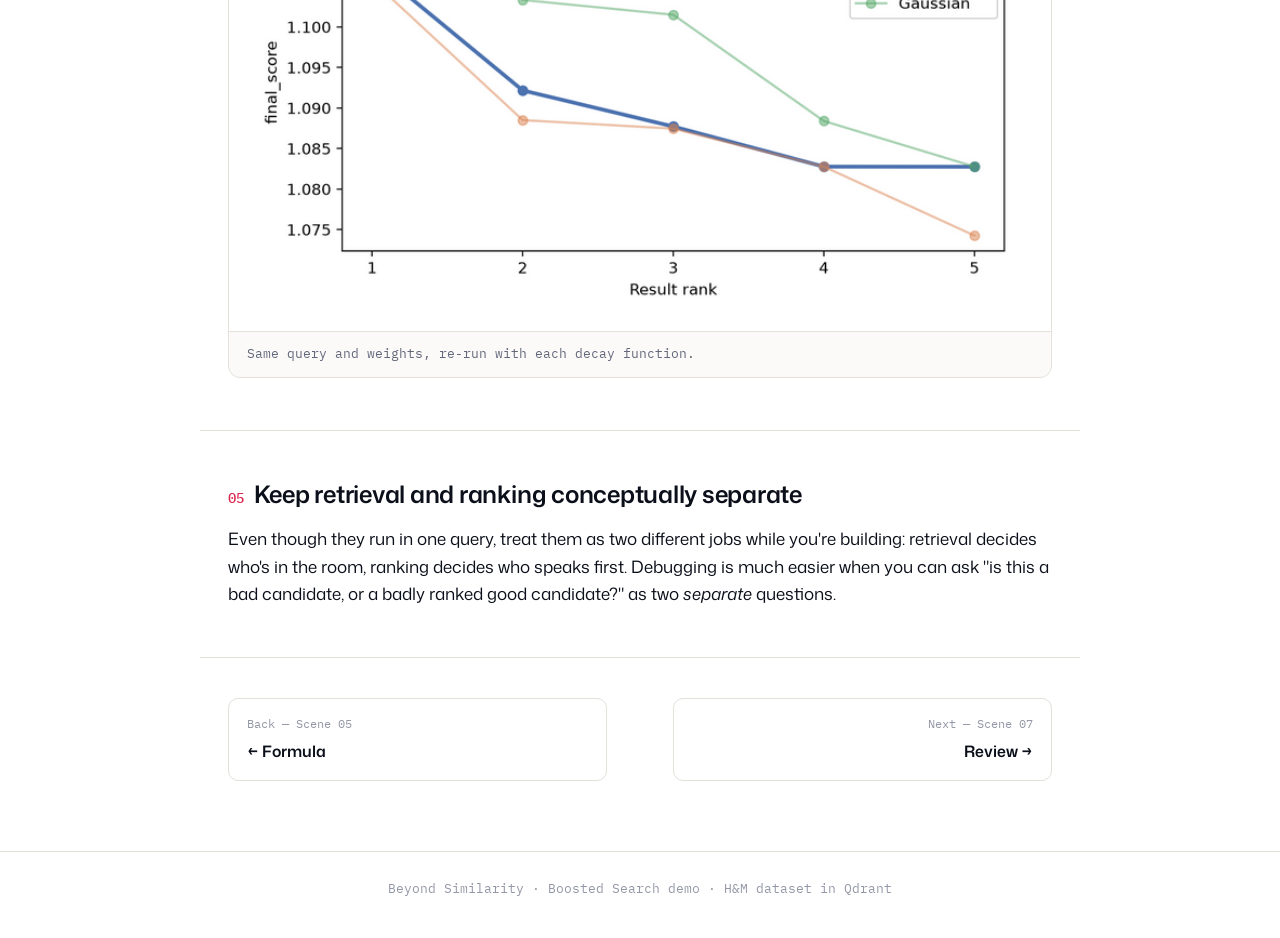
<file: hints.html>
<!doctype html>
<html lang="en">
<head>
<meta charset="utf-8">
<script>
(function(){
  var t = localStorage.getItem('theme');
  if(!t){ t = window.matchMedia('(prefers-color-scheme: dark)').matches ? 'dark' : 'light'; }
  document.documentElement.setAttribute('data-theme', t);
})();
</script>
<meta name="viewport" content="width=device-width, initial-scale=1">
<title>Hints — Beyond Similarity</title>
<link rel="stylesheet" href="style.css">
</head>
<body>
<a class="skip-link" href="#main">Skip to content</a>

<header class="topnav">
  <div class="topnav-inner">
    <a class="brand" href="index.html">
      <svg class="brand-mark" viewBox="0 0 20 20" fill="none" xmlns="http://www.w3.org/2000/svg">
        <path d="M10 0L19 5V15L10 20L1 15V5L10 0Z" fill="#0B0F19"/>
        <path d="M10 0L19 5L10 10L1 5L10 0Z" fill="#DC244C"/>
        <path d="M10 10L19 5V15L10 20V10Z" fill="#6047FF"/>
      </svg>
      Beyond Similarity
      <small>Recommendations with Qdrant</small>
    </a>
    <nav aria-label="Scenes">
      <ul class="scenes">
        <li><a href="index.html"><span class="n">01</span>Intro</a></li>
        <li><a href="problem.html"><span class="n">02</span>Concept</a></li>
        <li><a href="dataset.html"><span class="n">03</span>Dataset</a></li>
        <li><a href="theory.html"><span class="n">04</span>Theory</a></li>
        <li><a href="pseudocode.html"><span class="n">05</span>Formula</a></li>
        <li><a href="hints.html" class="active"><span class="n">06</span>Hints</a></li>
        <li><a href="review.html"><span class="n">07</span>Review</a></li>
        <li><a href="conclusion.html"><span class="n">08</span>Wrap-up</a></li>
      </ul>
    </nav>
    <button id="theme-toggle" class="theme-toggle" type="button" aria-label="Toggle dark mode" aria-pressed="false">
      <svg class="icon-sun" viewBox="0 0 24 24" fill="none" xmlns="http://www.w3.org/2000/svg" aria-hidden="true">
        <circle cx="12" cy="12" r="4.2" stroke="currentColor" stroke-width="1.8"/>
        <path d="M12 2.5V5M12 19V21.5M21.5 12H19M5 12H2.5M18.4 5.6L16.6 7.4M7.4 16.6L5.6 18.4M18.4 18.4L16.6 16.6M7.4 7.4L5.6 5.6" stroke="currentColor" stroke-width="1.8" stroke-linecap="round"/>
      </svg>
      <svg class="icon-moon" viewBox="0 0 24 24" fill="none" xmlns="http://www.w3.org/2000/svg" aria-hidden="true">
        <path d="M20.5 14.5A8.5 8.5 0 1 1 9.5 3.2a7 7 0 0 0 11 11.3Z" stroke="currentColor" stroke-width="1.8" stroke-linejoin="round"/>
      </svg>
    </button>
  </div>
</header>

<main id="main">

  <div class="scene-head">
    <div class="scene-tag"><span class="dot"></span>Scene 06 — Hints &amp; Practical Points</div>
    <h1>Five things to watch out for</h1>
    <p class="scene-dek">What can quietly break a ranking formula that looks correct on paper?</p>
  </div>

  <section class="section">
    <h2><span class="idx">01</span>Don't let one signal dominate by accident</h2>
    <p>The slider demo on scene 4 makes this visible on purpose: if you push one weight high enough, it will swamp everything else, including the similarity score that made the candidate relevant in the first place! The formula doesn't complain — it just quietly stops being a semantic search. Sanity-check the relative size of each term's contribution, not just its weight.</p>
  </section>

  <section class="section">
    <h2><span class="idx">02</span>Think about scale before you think about weight</h2>
    <p>A weight only means what you think it means if the underlying field is already on a sane scale. A raw purchase count and a cosine similarity are not comparable numbers — normalise first, weight second. Skipping this step is the single most common way a "0.1 weight" ends up dominating the score anyway.</p>
  </section>

  <section class="section">
    <h2><span class="idx">03</span>Prefer simple formulas</h2>
    <p>An additive sum of two or three normalised terms is easy to reason about, easy to explain to a stakeholder, and easy to debug when a ranking looks wrong. Nested conditionals and multiplicative terms compound quickly — each added term multiplies the number of interactions you have to reason about, not just adds to it.</p>
  </section>

  <section class="section">
    <h2><span class="idx">04</span>Actually test the effect of changing weights</h2>
    <p>A formula that looks reasonable in isolation can still produce a ranking nobody would choose. Run the same query through a few weight configurations — or a few decay shapes, as in the comparison chart from the demo app — and look at how the actual top results move, not just the numbers. Visualising the output helps too.</p>
<figure class="shot">
  <img src="img/decay-comparison.png" alt="Line chart comparing final_score by rank across linear, exponential, and Gaussian decay functions for the same search.">
  <figcaption>Same query and weights, re-run with each decay function.</figcaption>
</figure>
  </section>

  <section class="section">
    <h2><span class="idx">05</span>Keep retrieval and ranking conceptually separate</h2>
    <p>Even though they run in one query, treat them as two different jobs while you're building: retrieval decides who's in the room, ranking decides who speaks first. Debugging is much easier when you can ask "is this a bad candidate, or a badly ranked good candidate?" as two <i>separate</i> questions.</p>
  </section>

</main>

<div class="pagenav">
  <a class="prev" href="pseudocode.html">
    <span class="lbl">Back — Scene 05</span>
    <span class="ttl">← Formula</span>
  </a>
  <a class="next" href="review.html">
    <span class="lbl">Next — Scene 07</span>
    <span class="ttl">Review →</span>
  </a>
</div>

<footer class="sitefoot">Beyond Similarity · Boosted Search demo · H&amp;M dataset in Qdrant</footer>

<script src="theme-toggle.js"></script>
</body>
</html>
</file>
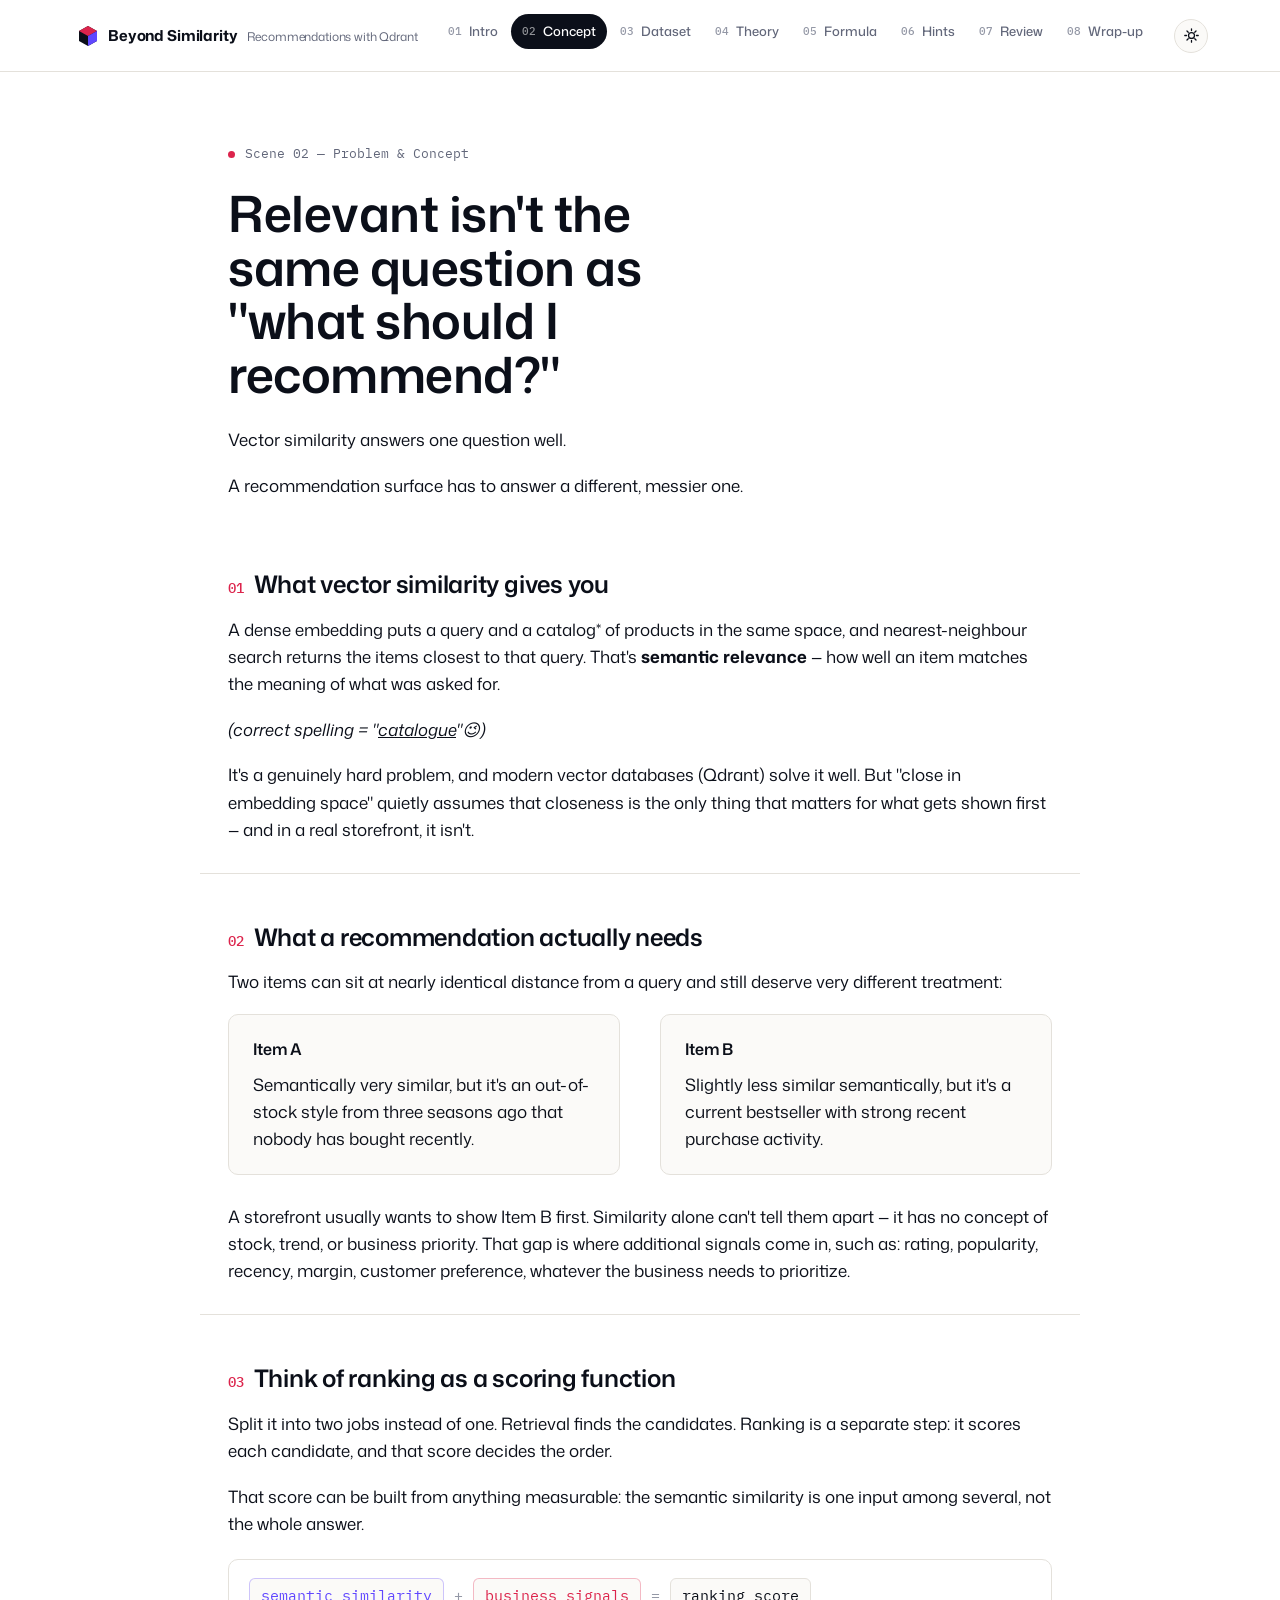
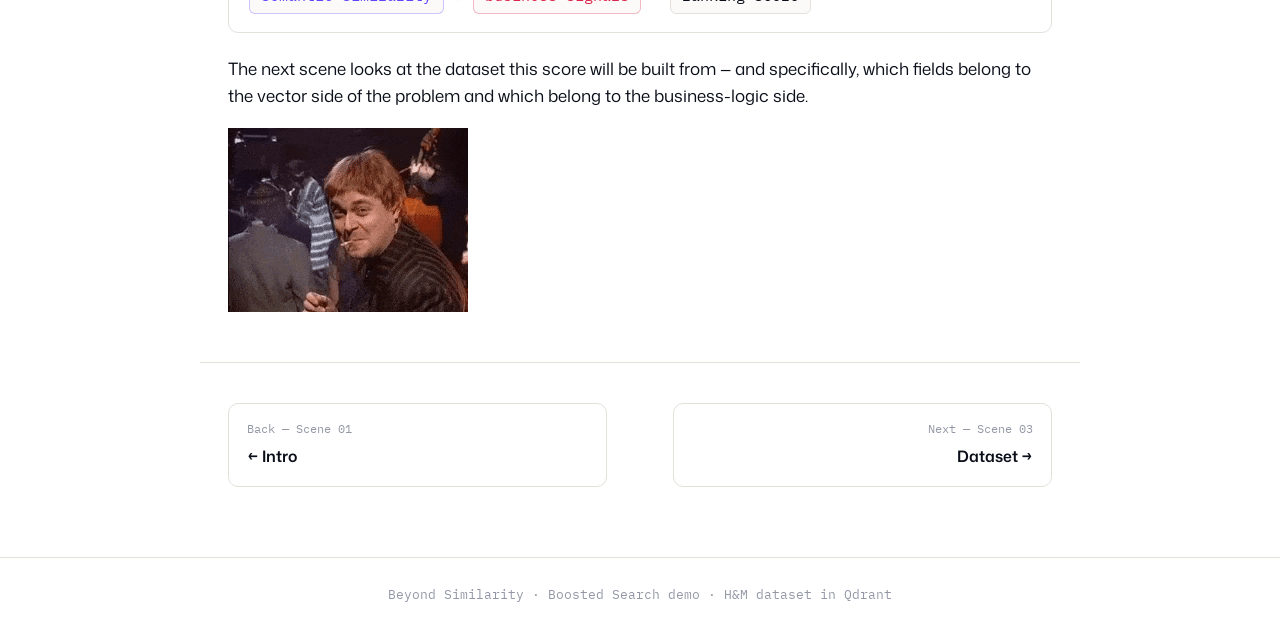
<file: problem.html>
<!doctype html>
<html lang="en">
<head>
<meta charset="utf-8">
<script>
(function(){
  var t = localStorage.getItem('theme');
  if(!t){ t = window.matchMedia('(prefers-color-scheme: dark)').matches ? 'dark' : 'light'; }
  document.documentElement.setAttribute('data-theme', t);
})();
</script>
<meta name="viewport" content="width=device-width, initial-scale=1">
<title>Concept — Beyond Similarity</title>
<link rel="stylesheet" href="style.css">
</head>
<body>
<a class="skip-link" href="#main">Skip to content</a>

<header class="topnav">
  <div class="topnav-inner">
    <a class="brand" href="index.html">
      <svg class="brand-mark" viewBox="0 0 20 20" fill="none" xmlns="http://www.w3.org/2000/svg">
        <path d="M10 0L19 5V15L10 20L1 15V5L10 0Z" fill="#0B0F19"/>
        <path d="M10 0L19 5L10 10L1 5L10 0Z" fill="#DC244C"/>
        <path d="M10 10L19 5V15L10 20V10Z" fill="#6047FF"/>
      </svg>
      Beyond Similarity
      <small>Recommendations with Qdrant</small>
    </a>
    <nav aria-label="Scenes">
      <ul class="scenes">
        <li><a href="index.html"><span class="n">01</span>Intro</a></li>
        <li><a href="problem.html" class="active"><span class="n">02</span>Concept</a></li>
        <li><a href="dataset.html"><span class="n">03</span>Dataset</a></li>
        <li><a href="theory.html"><span class="n">04</span>Theory</a></li>
        <li><a href="pseudocode.html"><span class="n">05</span>Formula</a></li>
        <li><a href="hints.html"><span class="n">06</span>Hints</a></li>
        <li><a href="review.html"><span class="n">07</span>Review</a></li>
        <li><a href="conclusion.html"><span class="n">08</span>Wrap-up</a></li>
      </ul>
    </nav>
    <button id="theme-toggle" class="theme-toggle" type="button" aria-label="Toggle dark mode" aria-pressed="false">
      <svg class="icon-sun" viewBox="0 0 24 24" fill="none" xmlns="http://www.w3.org/2000/svg" aria-hidden="true">
        <circle cx="12" cy="12" r="4.2" stroke="currentColor" stroke-width="1.8"/>
        <path d="M12 2.5V5M12 19V21.5M21.5 12H19M5 12H2.5M18.4 5.6L16.6 7.4M7.4 16.6L5.6 18.4M18.4 18.4L16.6 16.6M7.4 7.4L5.6 5.6" stroke="currentColor" stroke-width="1.8" stroke-linecap="round"/>
      </svg>
      <svg class="icon-moon" viewBox="0 0 24 24" fill="none" xmlns="http://www.w3.org/2000/svg" aria-hidden="true">
        <path d="M20.5 14.5A8.5 8.5 0 1 1 9.5 3.2a7 7 0 0 0 11 11.3Z" stroke="currentColor" stroke-width="1.8" stroke-linejoin="round"/>
      </svg>
    </button>
  </div>
</header>

<main id="main">

  <div class="scene-head">
    <div class="scene-tag"><span class="dot"></span>Scene 02 — Problem &amp; Concept</div>
    <h1>Relevant isn't the same question as "what should I recommend?"</h1>
    <p class="scene-dek"><p>
      Vector similarity answers one question well. </p>
      <p>A recommendation surface has to answer a different, messier one.</p>
  </div>

  <section class="section">
    <h2><span class="idx">01</span>What vector similarity gives you</h2>
    <p class="lede">A dense embedding puts a query and a catalog* of products in the same space, and nearest-neighbour search returns the items closest to that query. That's <strong>semantic relevance</strong> — how well an item matches the meaning of what was asked for.</p>
    <p><em>(correct spelling = "<a href="https://en.wiktionary.org/wiki/catalogue">catalogue</a>"😉)</em></p>
    <p>It's a genuinely hard problem, and modern vector databases (Qdrant) solve it well. But "close in embedding space" quietly assumes that closeness is the only thing that matters for what gets shown first — and in a real storefront, it isn't.</p>
  </section>

  <section class="section">
    <h2><span class="idx">02</span>What a recommendation actually needs</h2>
    <p>Two items can sit at nearly identical distance from a query and still deserve very different treatment:</p>
    <div class="cols">
      <div class="card">
        <h3>Item A</h3>
        <p>Semantically very similar, but it's an out-of-stock style from three seasons ago that nobody has bought recently.</p>
      </div>
      <div class="card">
        <h3>Item B</h3>
        <p>Slightly less similar semantically, but it's a current bestseller with strong recent purchase activity.</p>
      </div>
    </div>
    <br>
    <p>A storefront usually wants to show Item B first. Similarity alone can't tell them apart — it has no concept of stock, trend, or business priority. That gap is where additional signals come in, such as: rating, popularity, recency, margin, customer preference, whatever the business needs to prioritize.</p>
  </section>

  <section class="section">
    <h2><span class="idx">03</span>Think of ranking as a scoring function</h2>
    <p>Split it into two jobs instead of one. Retrieval finds the candidates. Ranking is a separate step: it scores each candidate, and that score decides the order.</p>
    <p>That score can be built from anything measurable: the semantic similarity is one input among several, not the whole answer.</p>
    <div class="formula">
      <span class="term sim">semantic similarity</span>
      <span class="op">+</span>
      <span class="term pop">business signals</span>
      <span class="op">=</span>
      <span class="term">ranking score</span>
    </div>
    <p>The next scene looks at the dataset this score will be built from — and specifically, which fields belong to the vector side of the problem and which belong to the business-logic side.</p>
    <img src="img/nice.gif" alt="">
  </section>

</main>

<div class="pagenav">
  <a class="prev" href="index.html">
    <span class="lbl">Back — Scene 01</span>
    <span class="ttl">← Intro</span>
  </a>
  <a class="next" href="dataset.html">
    <span class="lbl">Next — Scene 03</span>
    <span class="ttl">Dataset →</span>
  </a>
</div>

<footer class="sitefoot">Beyond Similarity · Boosted Search demo · H&amp;M dataset in Qdrant</footer>

<script src="theme-toggle.js"></script>
</body>
</html>
</file>
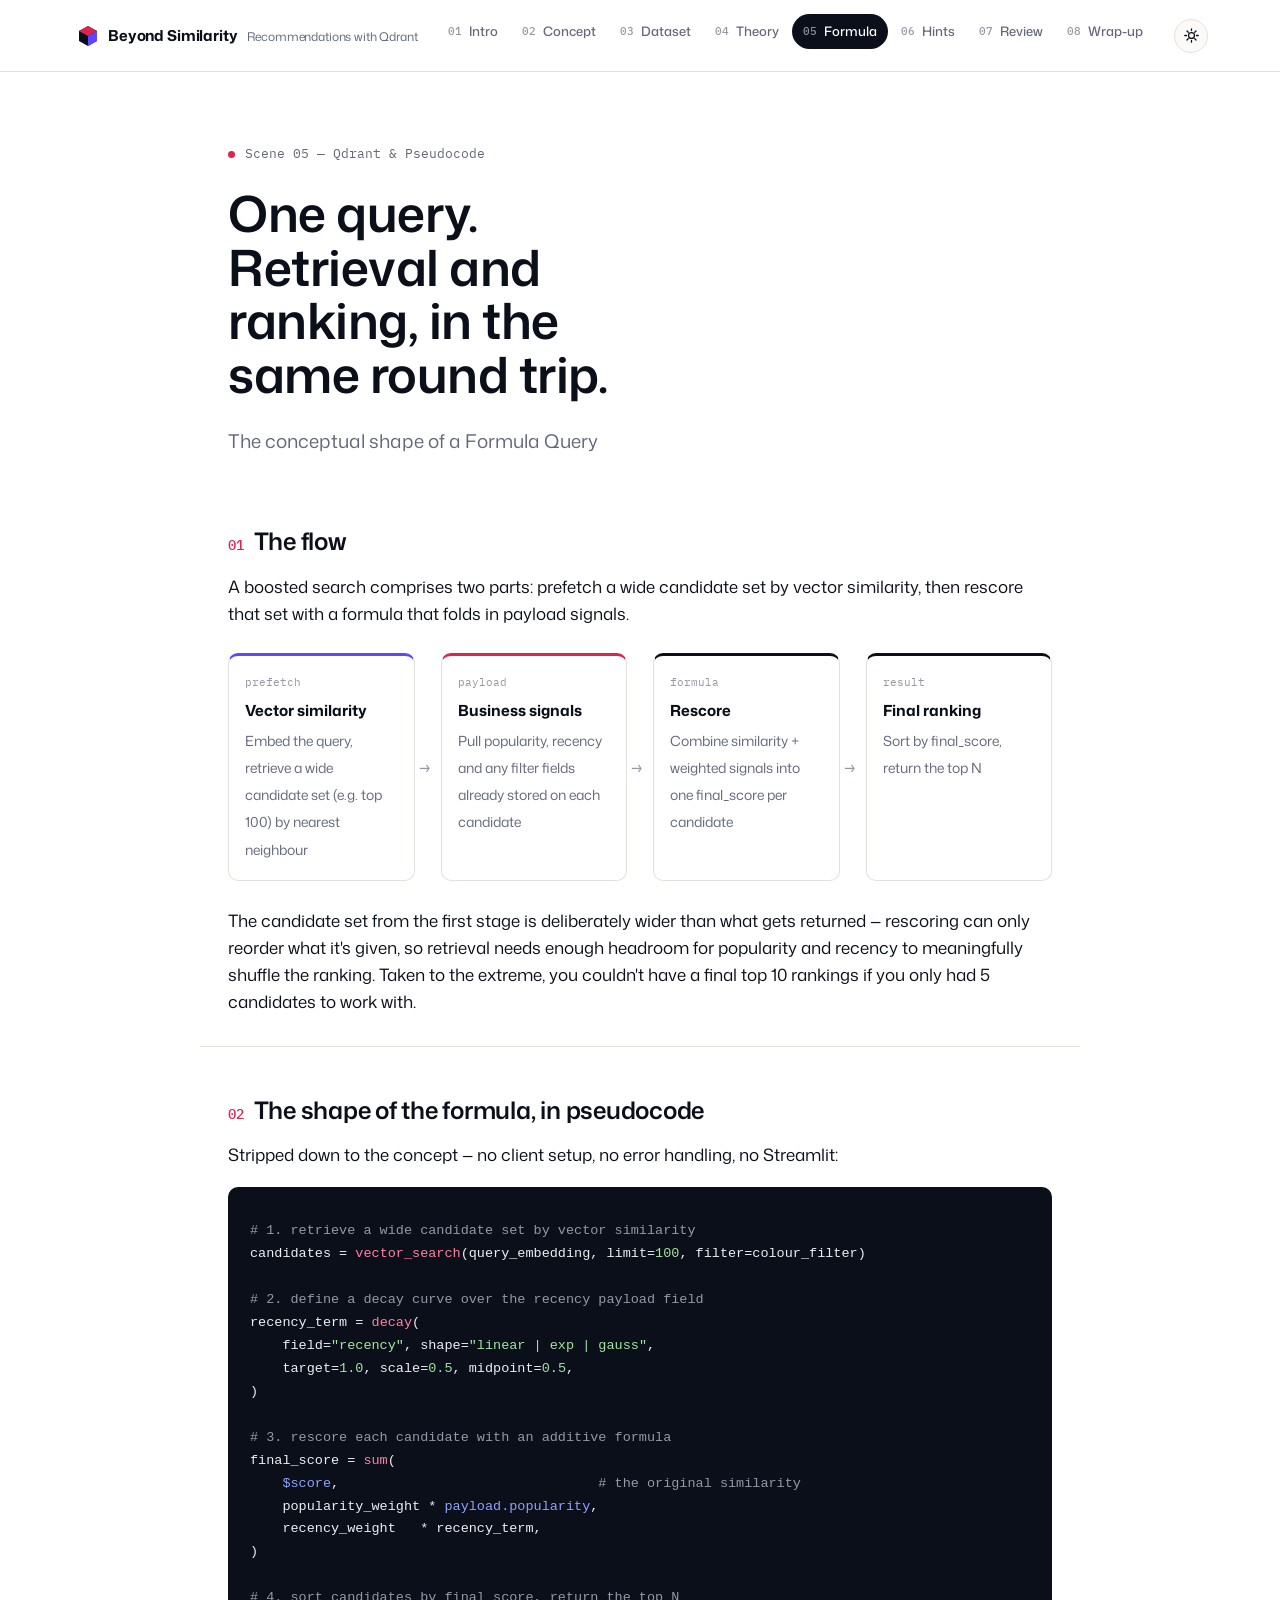
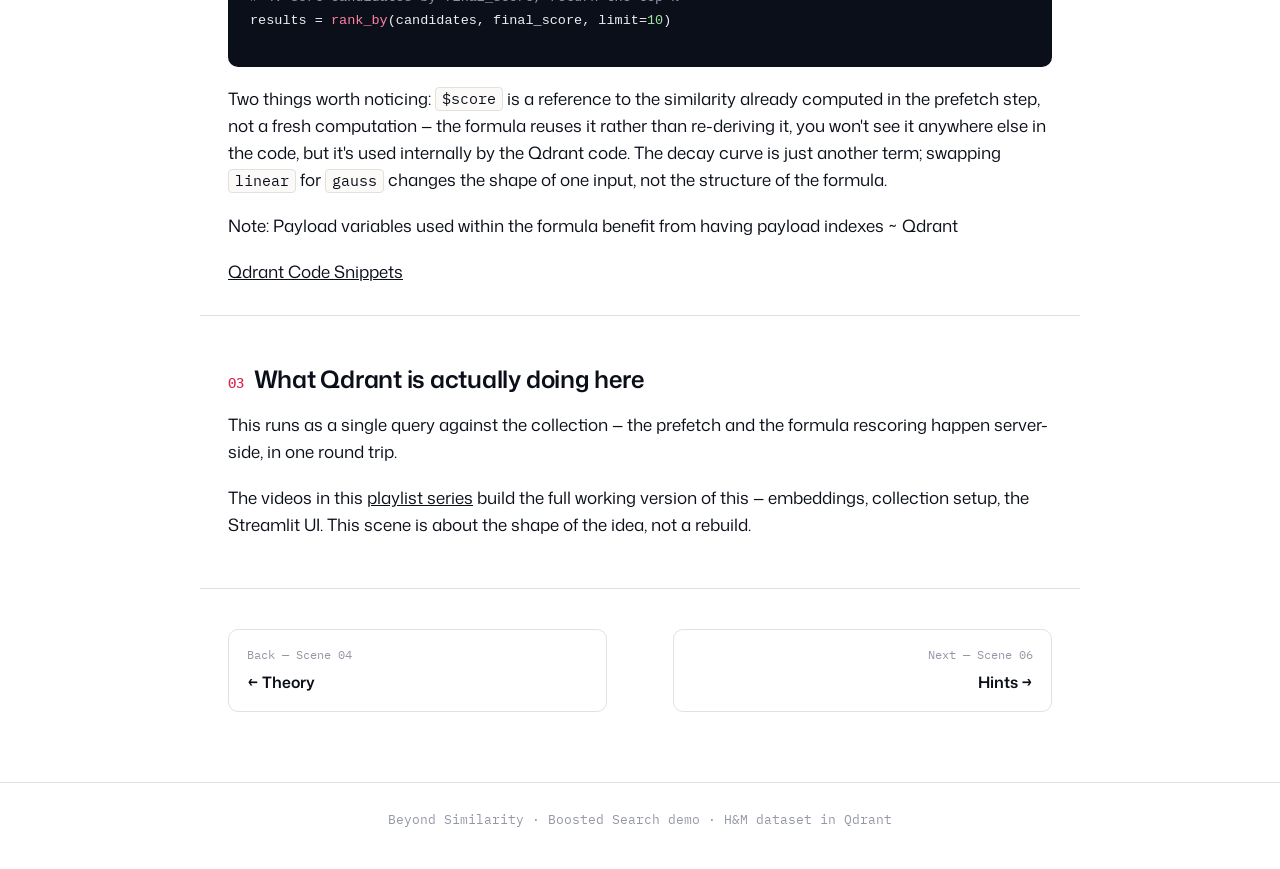
<file: pseudocode.html>
<!doctype html>
<html lang="en">
<head>
<meta charset="utf-8">
<script>
(function(){
  var t = localStorage.getItem('theme');
  if(!t){ t = window.matchMedia('(prefers-color-scheme: dark)').matches ? 'dark' : 'light'; }
  document.documentElement.setAttribute('data-theme', t);
})();
</script>
<meta name="viewport" content="width=device-width, initial-scale=1">
<title>Formula Query — Beyond Similarity</title>
<link rel="stylesheet" href="style.css">
</head>
<body>
<a class="skip-link" href="#main">Skip to content</a>

<header class="topnav">
  <div class="topnav-inner">
    <a class="brand" href="index.html">
      <svg class="brand-mark" viewBox="0 0 20 20" fill="none" xmlns="http://www.w3.org/2000/svg">
        <path d="M10 0L19 5V15L10 20L1 15V5L10 0Z" fill="#0B0F19"/>
        <path d="M10 0L19 5L10 10L1 5L10 0Z" fill="#DC244C"/>
        <path d="M10 10L19 5V15L10 20V10Z" fill="#6047FF"/>
      </svg>
      Beyond Similarity
      <small>Recommendations with Qdrant</small>
    </a>
    <nav aria-label="Scenes">
      <ul class="scenes">
        <li><a href="index.html"><span class="n">01</span>Intro</a></li>
        <li><a href="problem.html"><span class="n">02</span>Concept</a></li>
        <li><a href="dataset.html"><span class="n">03</span>Dataset</a></li>
        <li><a href="theory.html"><span class="n">04</span>Theory</a></li>
        <li><a href="pseudocode.html" class="active"><span class="n">05</span>Formula</a></li>
        <li><a href="hints.html"><span class="n">06</span>Hints</a></li>
        <li><a href="review.html"><span class="n">07</span>Review</a></li>
        <li><a href="conclusion.html"><span class="n">08</span>Wrap-up</a></li>
      </ul>
    </nav>
    <button id="theme-toggle" class="theme-toggle" type="button" aria-label="Toggle dark mode" aria-pressed="false">
      <svg class="icon-sun" viewBox="0 0 24 24" fill="none" xmlns="http://www.w3.org/2000/svg" aria-hidden="true">
        <circle cx="12" cy="12" r="4.2" stroke="currentColor" stroke-width="1.8"/>
        <path d="M12 2.5V5M12 19V21.5M21.5 12H19M5 12H2.5M18.4 5.6L16.6 7.4M7.4 16.6L5.6 18.4M18.4 18.4L16.6 16.6M7.4 7.4L5.6 5.6" stroke="currentColor" stroke-width="1.8" stroke-linecap="round"/>
      </svg>
      <svg class="icon-moon" viewBox="0 0 24 24" fill="none" xmlns="http://www.w3.org/2000/svg" aria-hidden="true">
        <path d="M20.5 14.5A8.5 8.5 0 1 1 9.5 3.2a7 7 0 0 0 11 11.3Z" stroke="currentColor" stroke-width="1.8" stroke-linejoin="round"/>
      </svg>
    </button>
  </div>
</header>

<main id="main">

  <div class="scene-head">
    <div class="scene-tag"><span class="dot"></span>Scene 05 — Qdrant &amp; Pseudocode</div>
    <h1>One query. Retrieval and ranking, in the same round trip.</h1>
    <p class="scene-dek">The conceptual shape of a Formula Query</p>
  </div>

  <section class="section">
    <h2><span class="idx">01</span>The flow</h2>
    <p class="lede">A boosted search comprises two parts: prefetch a wide candidate set by vector similarity, then rescore that set with a formula that folds in payload signals.</p>
    <div class="flow">
      <div class="flow-step accent-v">
        <span class="k">prefetch</span>
        <strong>Vector similarity</strong>
        <span class="d">Embed the query, retrieve a wide candidate set (e.g. top 100) by nearest neighbour</span>
      </div>
      <div class="flow-step accent-p">
        <span class="k">payload</span>
        <strong>Business signals</strong>
        <span class="d">Pull popularity, recency and any filter fields already stored on each candidate</span>
      </div>
      <div class="flow-step accent-k">
        <span class="k">formula</span>
        <strong>Rescore</strong>
        <span class="d">Combine similarity + weighted signals into one final_score per candidate</span>
      </div>
      <div class="flow-step accent-k">
        <span class="k">result</span>
        <strong>Final ranking</strong>
        <span class="d">Sort by final_score, return the top N</span>
      </div>
    </div>
    <p>The candidate set from the first stage is deliberately wider than what gets returned — rescoring can only reorder what it's given, so retrieval needs enough headroom for popularity and recency to meaningfully shuffle the ranking. Taken to the extreme, you couldn't have a final top 10 rankings if you only had 5 candidates to work with.</p>
  </section>

  <section class="section">
    <h2><span class="idx">02</span>The shape of the formula, in pseudocode</h2>
    <p>Stripped down to the concept — no client setup, no error handling, no Streamlit:</p>
    <div class="code-block"><pre><span class="c1"># 1. retrieve a wide candidate set by vector similarity</span>
candidates = <span class="fn">vector_search</span>(query_embedding, limit=<span class="str">100</span>, filter=colour_filter)

<span class="c1"># 2. define a decay curve over the recency payload field</span>
recency_term = <span class="fn">decay</span>(
    field=<span class="str">"recency"</span>, shape=<span class="str">"linear | exp | gauss"</span>,
    target=<span class="str">1.0</span>, scale=<span class="str">0.5</span>, midpoint=<span class="str">0.5</span>,
)

<span class="c1"># 3. rescore each candidate with an additive formula</span>
final_score = <span class="fn">sum</span>(
    <span class="kw">$score</span>,                                <span class="c1"># the original similarity</span>
    popularity_weight * <span class="kw">payload.popularity</span>,
    recency_weight   * recency_term,
)

<span class="c1"># 4. sort candidates by final_score, return the top N</span>
results = <span class="fn">rank_by</span>(candidates, final_score, limit=<span class="str">10</span>)</pre></div>
    <p>Two things worth noticing: <code>$score</code> is a reference to the similarity already computed in the prefetch step, not a fresh computation — the formula reuses it rather than re-deriving it, you won't see it anywhere else in the code, but it's used internally by the Qdrant code. The decay curve is just another term; swapping <code>linear</code> for <code>gauss</code> changes the shape of one input, not the structure of the formula.</p>
    <p>Note: Payload variables used within the formula benefit from having payload indexes ~ Qdrant</p>
    <p><a href="https://qdrant.tech/blog/decay-functions/#code-snippets">Qdrant Code Snippets</a></p>
  </section>

  

<section class="section">

  <h2><span class="idx">03</span>What Qdrant is actually doing here</h2>

  <p>This runs as a single query against the collection — the prefetch and the formula rescoring happen server-side, in one round trip.</p>

  <p>The videos in this <a href="https://www.youtube.com/playlist?list=PLKMY3XNPiQ7vyxWGlpdYPHneYZDS2oPEK" target="_blank" rel="noopener noreferrer">playlist series</a> build the full working version of this — embeddings, collection setup, the Streamlit UI. This scene is about the shape of the idea, not a rebuild.</p>

</section>


</main>

<div class="pagenav">
  <a class="prev" href="theory.html">
    <span class="lbl">Back — Scene 04</span>
    <span class="ttl">← Theory</span>
  </a>
  <a class="next" href="hints.html">
    <span class="lbl">Next — Scene 06</span>
    <span class="ttl">Hints →</span>
  </a>
</div>

<footer class="sitefoot">Beyond Similarity · Boosted Search demo · H&amp;M dataset in Qdrant</footer>

<script src="theme-toggle.js"></script>
</body>
</html>
</file>
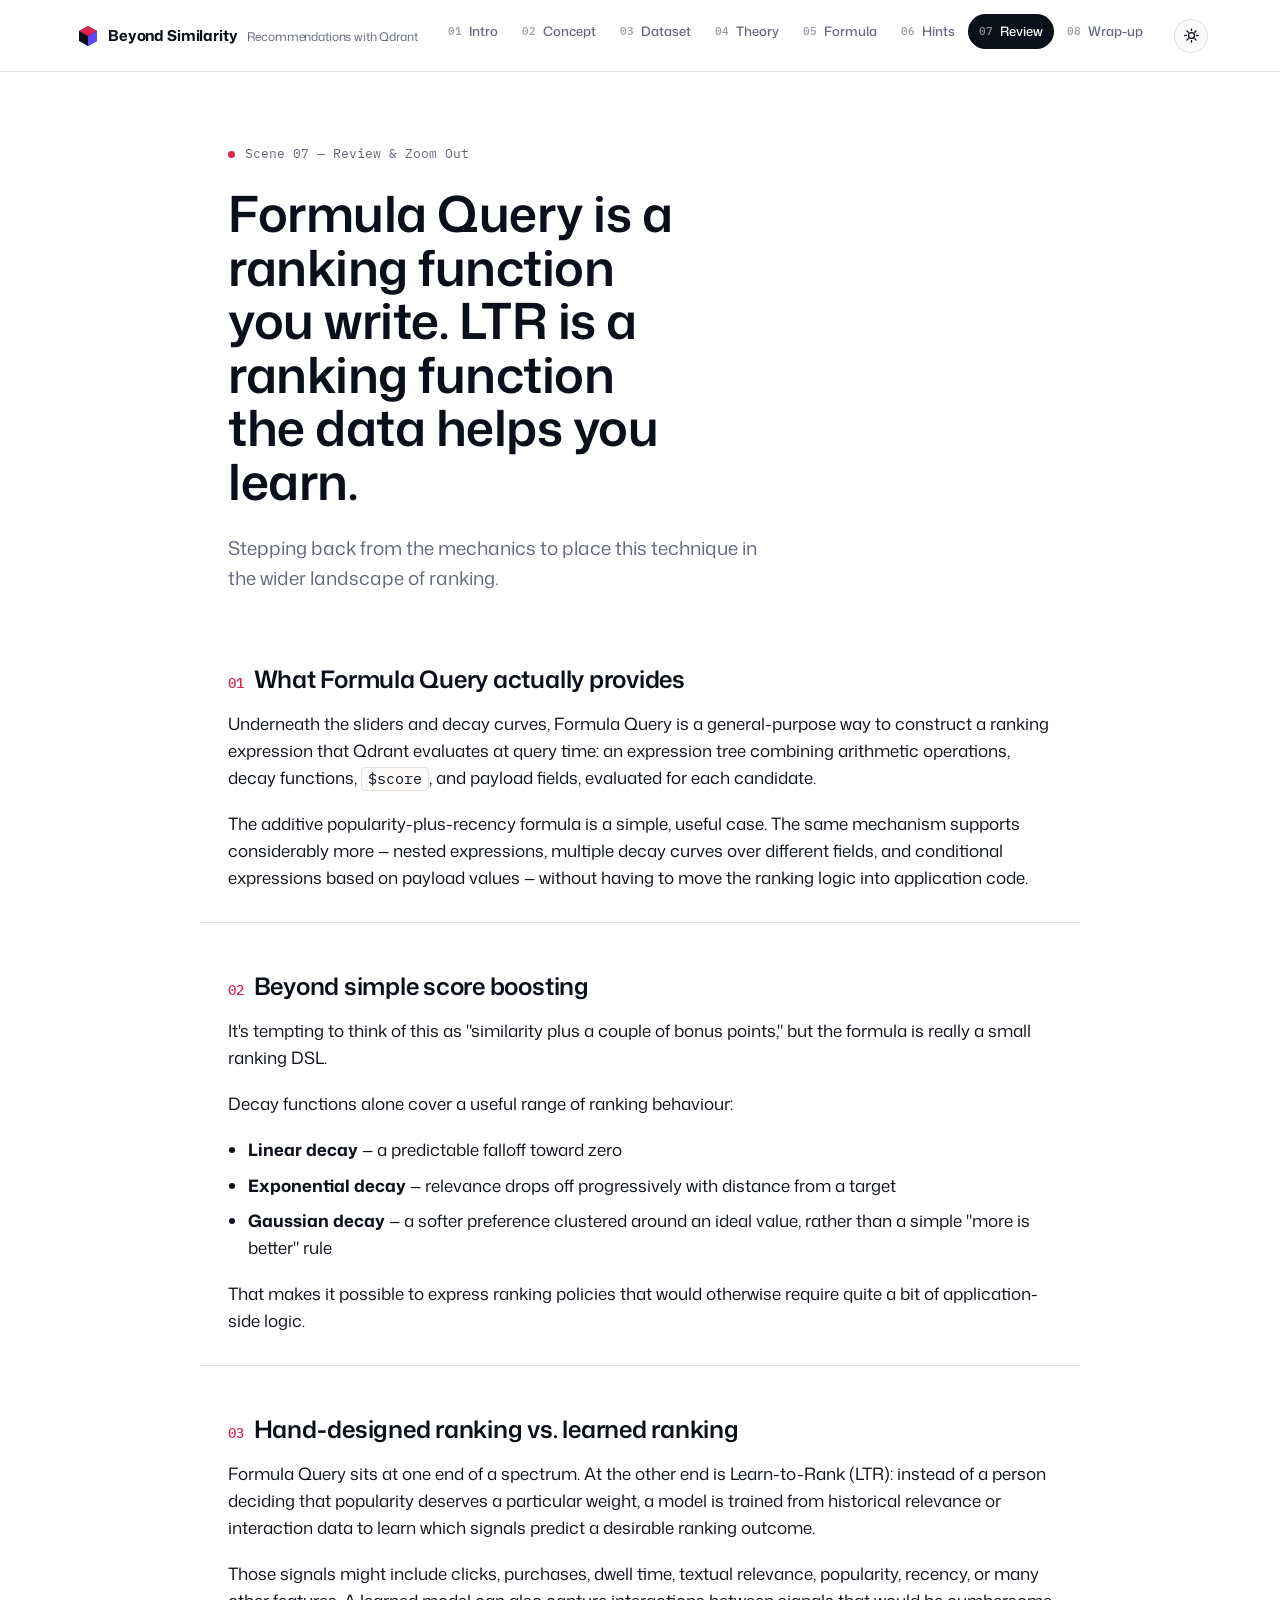
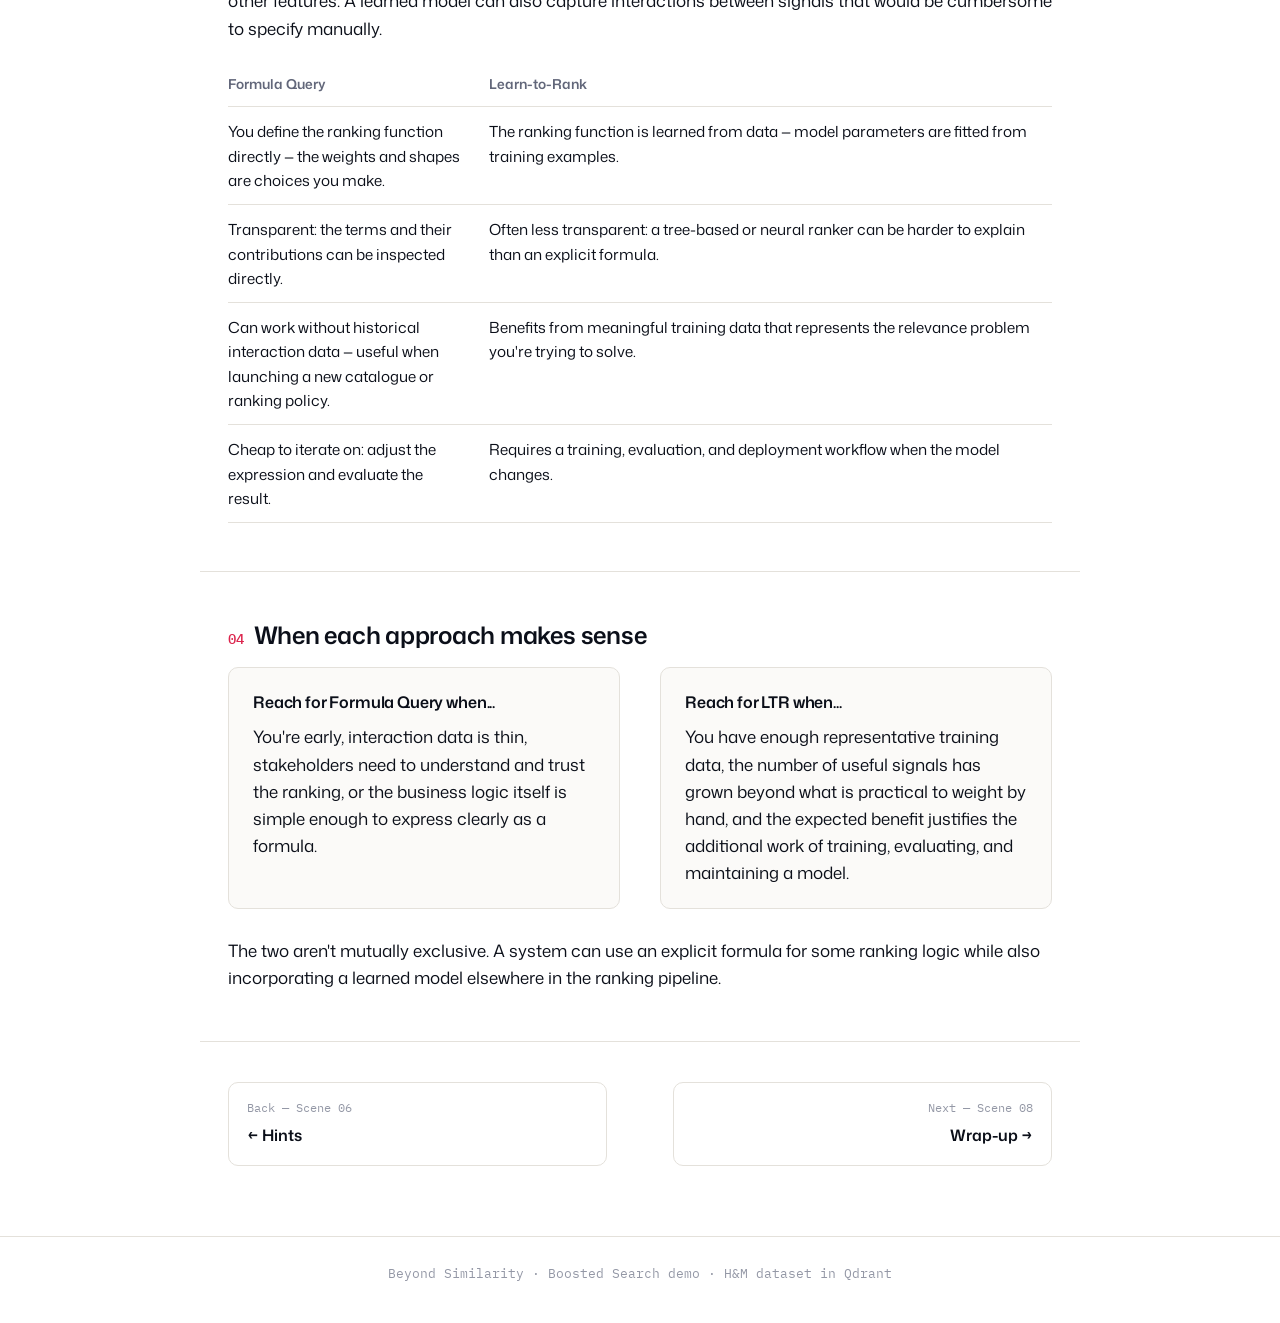
<file: review.html>
<!doctype html>
<html lang="en">
<head>
<meta charset="utf-8">
<script>
(function(){
  var t = localStorage.getItem('theme');
  if(!t){ t = window.matchMedia('(prefers-color-scheme: dark)').matches ? 'dark' : 'light'; }
  document.documentElement.setAttribute('data-theme', t);
})();
</script>
<meta name="viewport" content="width=device-width, initial-scale=1">
<title>Review — Beyond Similarity</title>
<link rel="stylesheet" href="style.css">
</head>
<body>
<a class="skip-link" href="#main">Skip to content</a>

<header class="topnav">
  <div class="topnav-inner">
    <a class="brand" href="index.html">
      <svg class="brand-mark" viewBox="0 0 20 20" fill="none" xmlns="http://www.w3.org/2000/svg">
        <path d="M10 0L19 5V15L10 20L1 15V5L10 0Z" fill="#0B0F19"/>
        <path d="M10 0L19 5L10 10L1 5L10 0Z" fill="#DC244C"/>
        <path d="M10 10L19 5V15L10 20V10Z" fill="#6047FF"/>
      </svg>
      Beyond Similarity
      <small>Recommendations with Qdrant</small>
    </a>
    <nav aria-label="Scenes">
      <ul class="scenes">
        <li><a href="index.html"><span class="n">01</span>Intro</a></li>
        <li><a href="problem.html"><span class="n">02</span>Concept</a></li>
        <li><a href="dataset.html"><span class="n">03</span>Dataset</a></li>
        <li><a href="theory.html"><span class="n">04</span>Theory</a></li>
        <li><a href="pseudocode.html"><span class="n">05</span>Formula</a></li>
        <li><a href="hints.html"><span class="n">06</span>Hints</a></li>
        <li><a href="review.html" class="active"><span class="n">07</span>Review</a></li>
        <li><a href="conclusion.html"><span class="n">08</span>Wrap-up</a></li>
      </ul>
    </nav>
    <button id="theme-toggle" class="theme-toggle" type="button" aria-label="Toggle dark mode" aria-pressed="false">
      <svg class="icon-sun" viewBox="0 0 24 24" fill="none" xmlns="http://www.w3.org/2000/svg" aria-hidden="true">
        <circle cx="12" cy="12" r="4.2" stroke="currentColor" stroke-width="1.8"/>
        <path d="M12 2.5V5M12 19V21.5M21.5 12H19M5 12H2.5M18.4 5.6L16.6 7.4M7.4 16.6L5.6 18.4M18.4 18.4L16.6 16.6M7.4 7.4L5.6 5.6" stroke="currentColor" stroke-width="1.8" stroke-linecap="round"/>
      </svg>
      <svg class="icon-moon" viewBox="0 0 24 24" fill="none" xmlns="http://www.w3.org/2000/svg" aria-hidden="true">
        <path d="M20.5 14.5A8.5 8.5 0 1 1 9.5 3.2a7 7 0 0 0 11 11.3Z" stroke="currentColor" stroke-width="1.8" stroke-linejoin="round"/>
      </svg>
    </button>
  </div>
</header>

<main id="main">

  <div class="scene-head">
    <div class="scene-tag"><span class="dot"></span>Scene 07 — Review &amp; Zoom Out</div>
    <h1>Formula Query is a ranking function you write. LTR is a ranking function the data helps you learn.</h1>
    <p class="scene-dek">Stepping back from the mechanics to place this technique in the wider landscape of ranking.</p>
  </div>

  <section class="section">
    <h2><span class="idx">01</span>What Formula Query actually provides</h2>
    <p class="lede">Underneath the sliders and decay curves, Formula Query is a general-purpose way to construct a ranking expression that Qdrant evaluates at query time: an expression tree combining arithmetic operations, decay functions, <code>$score</code>, and payload fields, evaluated for each candidate.</p>
    <p>The additive popularity-plus-recency formula is a simple, useful case. The same mechanism supports considerably more — nested expressions, multiple decay curves over different fields, and conditional expressions based on payload values — without having to move the ranking logic into application code.</p>
  </section>

  <section class="section">
    <h2><span class="idx">02</span>Beyond simple score boosting</h2>
    <p>It's tempting to think of this as "similarity plus a couple of bonus points," but the formula is really a small ranking DSL.</p>
    <p>Decay functions alone cover a useful range of ranking behaviour:</p>
    <ul class="decay-list">
      <li><strong>Linear decay</strong> — a predictable falloff toward zero</li>
      <li><strong>Exponential decay</strong> — relevance drops off progressively with distance from a target</li>
      <li><strong>Gaussian decay</strong> — a softer preference clustered around an ideal value, rather than a simple "more is better" rule</li>
    </ul>
    <p>That makes it possible to express ranking policies that would otherwise require quite a bit of application-side logic.</p>
  </section>

  <section class="section">
    <h2><span class="idx">03</span>Hand-designed ranking vs. learned ranking</h2>
    <p>Formula Query sits at one end of a spectrum. At the other end is Learn-to-Rank (LTR): instead of a person deciding that popularity deserves a particular weight, a model is trained from historical relevance or interaction data to learn which signals predict a desirable ranking outcome.</p>
    <p>Those signals might include clicks, purchases, dwell time, textual relevance, popularity, recency, or many other features. A learned model can also capture interactions between signals that would be cumbersome to specify manually.</p>
    <table class="compare">
      <tr><th>Formula Query</th><th>Learn-to-Rank</th></tr>
      <tr><td>You define the ranking function directly — the weights and shapes are choices you make.</td><td>The ranking function is learned from data — model parameters are fitted from training examples.</td></tr>
      <tr><td>Transparent: the terms and their contributions can be inspected directly.</td><td>Often less transparent: a tree-based or neural ranker can be harder to explain than an explicit formula.</td></tr>
      <tr><td>Can work without historical interaction data — useful when launching a new catalogue or ranking policy.</td><td>Benefits from meaningful training data that represents the relevance problem you're trying to solve.</td></tr>
      <tr><td>Cheap to iterate on: adjust the expression and evaluate the result.</td><td>Requires a training, evaluation, and deployment workflow when the model changes.</td></tr>
    </table>
  </section>

  <section class="section">
    <h2><span class="idx">04</span>When each approach makes sense</h2>
    <div class="cols">
      <div class="card">
        <h3>Reach for Formula Query when...</h3>
        <p>You're early, interaction data is thin, stakeholders need to understand and trust the ranking, or the business logic itself is simple enough to express clearly as a formula.</p>
      </div>
      <div class="card">
        <h3>Reach for LTR when...</h3>
        <p>You have enough representative training data, the number of useful signals has grown beyond what is practical to weight by hand, and the expected benefit justifies the additional work of training, evaluating, and maintaining a model.</p>
      </div>
    </div>
    <br>
    <p>The two aren't mutually exclusive. A system can use an explicit formula for some ranking logic while also incorporating a learned model elsewhere in the ranking pipeline.</p>
  </section>

</main>

<div class="pagenav">
  <a class="prev" href="hints.html">
    <span class="lbl">Back — Scene 06</span>
    <span class="ttl">← Hints</span>
  </a>
  <a class="next" href="conclusion.html">
    <span class="lbl">Next — Scene 08</span>
    <span class="ttl">Wrap-up →</span>
  </a>
</div>

<footer class="sitefoot">Beyond Similarity · Boosted Search demo · H&amp;M dataset in Qdrant</footer>

<script src="theme-toggle.js"></script>
</body>
</html>
</file>
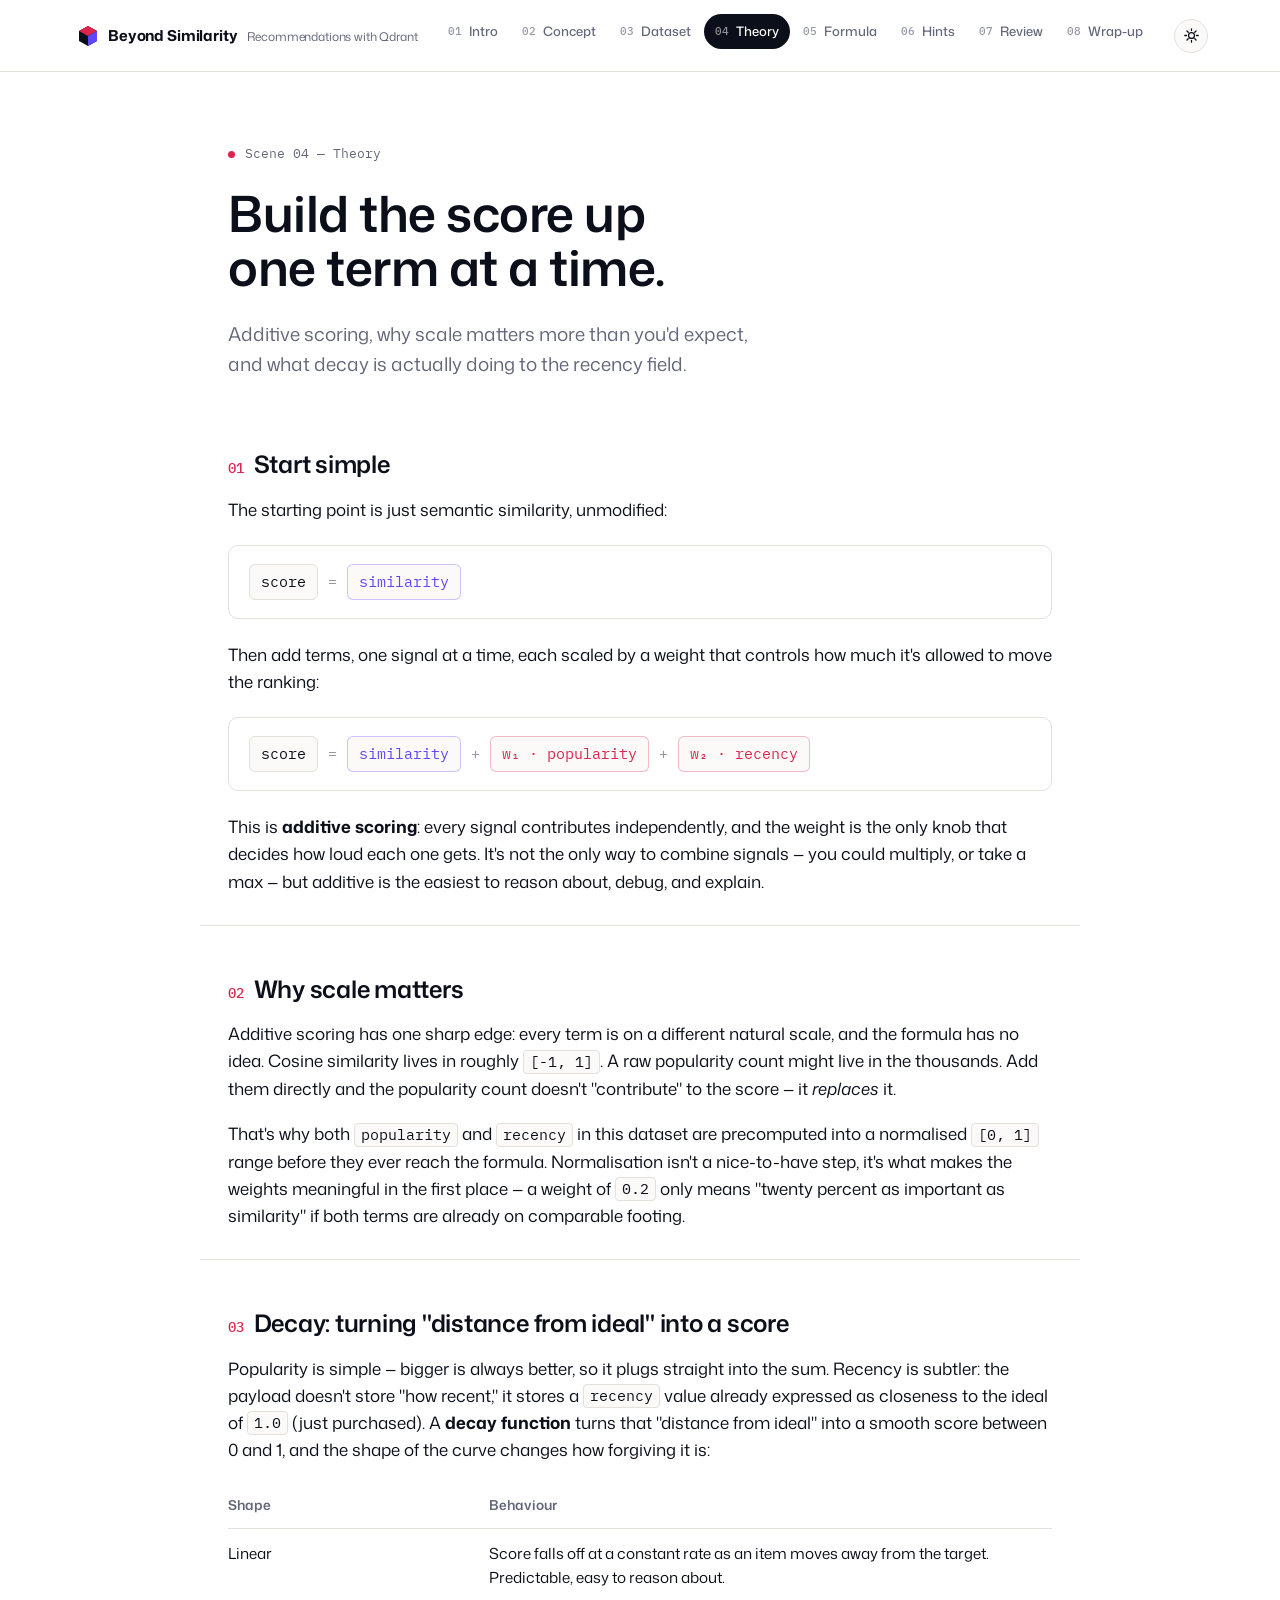
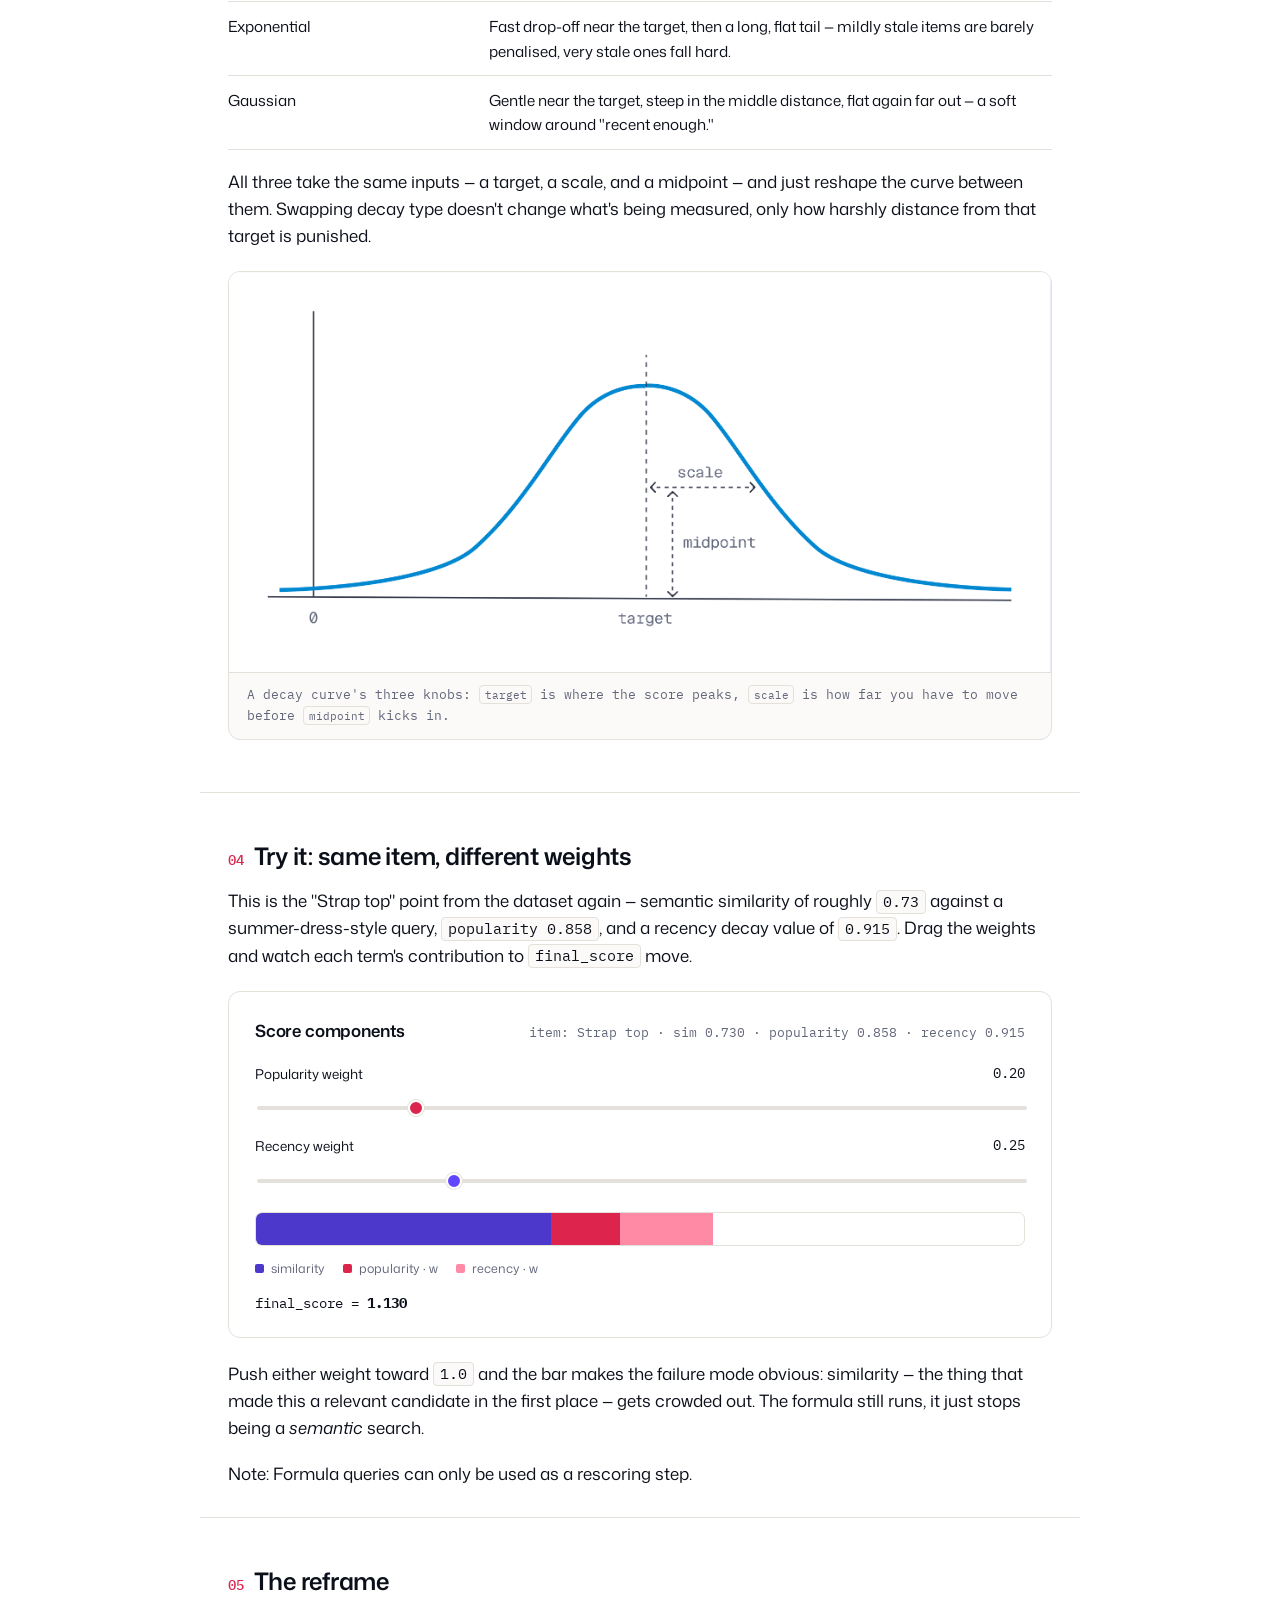
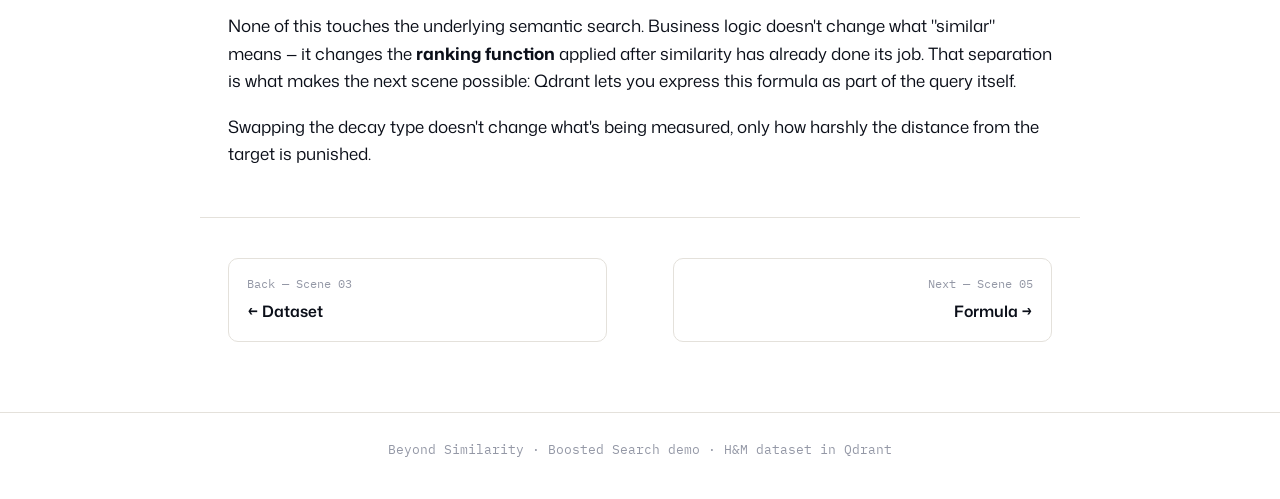
<file: theory.html>
<!doctype html>
<html lang="en">
<head>
<meta charset="utf-8">
<script>
(function(){
  var t = localStorage.getItem('theme');
  if(!t){ t = window.matchMedia('(prefers-color-scheme: dark)').matches ? 'dark' : 'light'; }
  document.documentElement.setAttribute('data-theme', t);
})();
</script>
<meta name="viewport" content="width=device-width, initial-scale=1">
<title>Theory — Beyond Similarity</title>
<link rel="stylesheet" href="style.css">
</head>
<body>
<a class="skip-link" href="#main">Skip to content</a>

<header class="topnav">
  <div class="topnav-inner">
    <a class="brand" href="index.html">
      <svg class="brand-mark" viewBox="0 0 20 20" fill="none" xmlns="http://www.w3.org/2000/svg">
        <path d="M10 0L19 5V15L10 20L1 15V5L10 0Z" fill="#0B0F19"/>
        <path d="M10 0L19 5L10 10L1 5L10 0Z" fill="#DC244C"/>
        <path d="M10 10L19 5V15L10 20V10Z" fill="#6047FF"/>
      </svg>
      Beyond Similarity
      <small>Recommendations with Qdrant</small>
    </a>
    <nav aria-label="Scenes">
      <ul class="scenes">
        <li><a href="index.html"><span class="n">01</span>Intro</a></li>
        <li><a href="problem.html"><span class="n">02</span>Concept</a></li>
        <li><a href="dataset.html"><span class="n">03</span>Dataset</a></li>
        <li><a href="theory.html" class="active"><span class="n">04</span>Theory</a></li>
        <li><a href="pseudocode.html"><span class="n">05</span>Formula</a></li>
        <li><a href="hints.html"><span class="n">06</span>Hints</a></li>
        <li><a href="review.html"><span class="n">07</span>Review</a></li>
        <li><a href="conclusion.html"><span class="n">08</span>Wrap-up</a></li>
      </ul>
    </nav>
    <button id="theme-toggle" class="theme-toggle" type="button" aria-label="Toggle dark mode" aria-pressed="false">
      <svg class="icon-sun" viewBox="0 0 24 24" fill="none" xmlns="http://www.w3.org/2000/svg" aria-hidden="true">
        <circle cx="12" cy="12" r="4.2" stroke="currentColor" stroke-width="1.8"/>
        <path d="M12 2.5V5M12 19V21.5M21.5 12H19M5 12H2.5M18.4 5.6L16.6 7.4M7.4 16.6L5.6 18.4M18.4 18.4L16.6 16.6M7.4 7.4L5.6 5.6" stroke="currentColor" stroke-width="1.8" stroke-linecap="round"/>
      </svg>
      <svg class="icon-moon" viewBox="0 0 24 24" fill="none" xmlns="http://www.w3.org/2000/svg" aria-hidden="true">
        <path d="M20.5 14.5A8.5 8.5 0 1 1 9.5 3.2a7 7 0 0 0 11 11.3Z" stroke="currentColor" stroke-width="1.8" stroke-linejoin="round"/>
      </svg>
    </button>
  </div>
</header>

<main id="main">

  <div class="scene-head">
    <div class="scene-tag"><span class="dot"></span>Scene 04 — Theory</div>
    <h1>Build the score up one term at a time.</h1>
    <p class="scene-dek">Additive scoring, why scale matters more than you'd expect, and what decay is actually doing to the recency field.</p>
  </div>

  <section class="section">
    <h2><span class="idx">01</span>Start simple</h2>
    <p class="lede">The starting point is just semantic similarity, unmodified:</p>
    <div class="formula">
      <span class="term">score</span>
      <span class="op">=</span>
      <span class="term sim">similarity</span>
    </div>
    <p>Then add terms, one signal at a time, each scaled by a weight that controls how much it's allowed to move the ranking:</p>
    <div class="formula">
      <span class="term">score</span>
      <span class="op">=</span>
      <span class="term sim">similarity</span>
      <span class="op">+</span>
      <span class="term pop">w₁ · popularity</span>
      <span class="op">+</span>
      <span class="term rec">w₂ · recency</span>
    </div>
    <p>This is <strong>additive scoring</strong>: every signal contributes independently, and the weight is the only knob that decides how loud each one gets. It's not the only way to combine signals — you could multiply, or take a max — but additive is the easiest to reason about, debug, and explain.</p>
  </section>

  <section class="section">
    <h2><span class="idx">02</span>Why scale matters</h2>
    <p>Additive scoring has one sharp edge: every term is on a different natural scale, and the formula has no idea. Cosine similarity lives in roughly <code>[-1, 1]</code>. A raw popularity count might live in the thousands. Add them directly and the popularity count doesn't "contribute" to the score — it <em>replaces</em> it.</p>
    <p>That's why both <code>popularity</code> and <code>recency</code> in this dataset are precomputed into a normalised <code>[0, 1]</code> range before they ever reach the formula. Normalisation isn't a nice-to-have step, it's what makes the weights meaningful in the first place — a weight of <code>0.2</code> only means "twenty percent as important as similarity" if both terms are already on comparable footing.</p>
  </section>

  <section class="section">
    <h2><span class="idx">03</span>Decay: turning "distance from ideal" into a score</h2>
    <p>Popularity is simple — bigger is always better, so it plugs straight into the sum. Recency is subtler: the payload doesn't store "how recent," it stores a <code>recency</code> value already expressed as closeness to the ideal of <code>1.0</code> (just purchased). A <strong>decay function</strong> turns that "distance from ideal" into a smooth score between 0 and 1, and the shape of the curve changes how forgiving it is:</p>
    <table class="compare">
      <tr><th>Shape</th><th>Behaviour</th></tr>
      <tr><td>Linear</td><td>Score falls off at a constant rate as an item moves away from the target. Predictable, easy to reason about.</td></tr>
      <tr><td>Exponential</td><td>Fast drop-off near the target, then a long, flat tail — mildly stale items are barely penalised, very stale ones fall hard.</td></tr>
      <tr><td>Gaussian</td><td>Gentle near the target, steep in the middle distance, flat again far out — a soft window around "recent enough."</td></tr>
    </table>
    <p>All three take the same inputs — a target, a scale, and a midpoint — and just reshape the curve between them. Swapping decay type doesn't change what's being measured, only how harshly distance from that target is punished.</p>

    <figure class="shot">
      <img src="img/decay-function.png" alt="Bell-shaped decay curve peaking at the target value, with the scale annotated as the horizontal distance from the target and the midpoint annotated as the vertical drop at that distance.">
      <figcaption>A decay curve's three knobs: <code>target</code> is where the score peaks, <code>scale</code> is how far you have to move before <code>midpoint</code> kicks in.</figcaption>
    </figure>
  </section>

  <section class="section">
    <h2><span class="idx">04</span>Try it: same item, different weights</h2>
    <p>This is the "Strap top" point from the dataset again — semantic similarity of roughly <code>0.73</code> against a summer-dress-style query, <code>popularity 0.858</code>, and a recency decay value of <code>0.915</code>. Drag the weights and watch each term's contribution to <code>final_score</code> move.</p>

    <div class="demo">
      <div class="demo-head">
        <h3>Score components</h3>
        <span class="demo-item">item: Strap top · sim 0.730 · popularity 0.858 · recency 0.915</span>
      </div>

      <div class="slider-row">
        <label for="w-pop">Popularity weight <span class="val" id="w-pop-val">0.20</span></label>
        <input type="range" id="w-pop" min="0" max="1" step="0.05" value="0.2">
      </div>
      <div class="slider-row">
        <label for="w-rec">Recency weight <span class="val" id="w-rec-val">0.25</span></label>
        <input type="range" id="w-rec" min="0" max="1" step="0.05" value="0.25">
      </div>

      <div class="stackbar">
        <div class="seg-sim" id="seg-sim"></div>
        <div class="seg-pop" id="seg-pop"></div>
        <div class="seg-rec" id="seg-rec"></div>
      </div>
      <div class="stack-legend">
        <span><i style="background:#4C39CC"></i>similarity</span>
        <span><i style="background:#DC244C"></i>popularity · w</span>
        <span><i style="background:#FF8AA6"></i>recency · w</span>
      </div>
      <div class="total-score" id="total-score-out">final_score = <b>1.108</b></div>
    </div>

    <p>Push either weight toward <code>1.0</code> and the bar makes the failure mode obvious: similarity — the thing that made this a relevant candidate in the first place — gets crowded out. The formula still runs, it just stops being a <em>semantic</em> search.</p>
    <p>Note: Formula queries can only be used as a rescoring step.</p>

  </section>

  <section class="section">
    <h2><span class="idx">05</span>The reframe</h2>
    <p>None of this touches the underlying semantic search. Business logic doesn't change what "similar" means — it changes the <strong>ranking function</strong> applied after similarity has already done its job. That separation is what makes the next scene possible: Qdrant lets you express this formula as part of the query itself.</p>
    <p>
      Swapping the decay type doesn't change what's being measured, only how harshly the distance from the target is punished.
    </p>
  </section>

</main>

<div class="pagenav">
  <a class="prev" href="dataset.html">
    <span class="lbl">Back — Scene 03</span>
    <span class="ttl">← Dataset</span>
  </a>
  <a class="next" href="pseudocode.html">
    <span class="lbl">Next — Scene 05</span>
    <span class="ttl">Formula →</span>
  </a>
</div>

<footer class="sitefoot">Beyond Similarity · Boosted Search demo · H&amp;M dataset in Qdrant</footer>

<script src="script.js"></script>
<script src="theme-toggle.js"></script>
</body>
</html>
</file>
<file: style.css>
/* =========================================================
   Beyond Similarity — design system
   Palette: Qdrant brand resources (qdrant.tech/brand-resources)
   Amaranth #DC244C · Neon Blue #6047FF · Ink #0B0F19 · White #FFFFFF
   ========================================================= */

@import url('https://fonts.googleapis.com/css2?family=Mona+Sans:opsz,wght@6..12,400;6..12,500;6..12,600;6..12,700;6..12,800&family=IBM+Plex+Mono:wght@400;500&display=swap');

:root{
  --amaranth: #DC244C;
  --amaranth-dim: #B01E3E;
  --neon: #6047FF;
  --neon-dim: #4C39CC;
  --ink: #0B0F19;
  --white: #FFFFFF;
  --paper: #FBFAF8;
  --line: #E4E1DB;
  --muted: #62677A;
  --muted-2: #9498A6;

  --font-display: "Mona Sans", system-ui, sans-serif;
  --font-mono: "IBM Plex Mono", ui-monospace, monospace;

  --max: 880px;

  /* fixed = always dark / always white, regardless of theme.
     Used for decorative chips (code blocks, active nav pill,
     skip link) that are designed to read as "ink" in either mode. */
  --ink-fixed: #0B0F19;
  --white-fixed: #FFFFFF;
  --nav-bg: rgba(255,255,255,0.92);

  color-scheme: light;
}

/* ---------- Dark theme ---------- */
html[data-theme="dark"]{
  --amaranth: #FF4A70;
  --amaranth-dim: #D63A5C;
  --neon: #8577FF;
  --neon-dim: #6D5CF0;
  --ink: #ECEBE6;
  --white: #0B0F19;
  --paper: #131826;
  --line: #262B3D;
  --muted: #A7ACBE;
  --muted-2: #6E7387;
  --nav-bg: rgba(11,15,25,0.85);

  color-scheme: dark;
}

html[data-theme="dark"] .topnav{
  background: var(--nav-bg);
}
html[data-theme="dark"] .brand-mark path[fill="#0B0F19"]{
  fill: var(--ink);
}
html[data-theme="dark"] .code-block{
  border: 1px solid var(--line);
}

*{ box-sizing: border-box; }
html{ scroll-behavior: smooth; }

body{
  margin:0;
  background: var(--white);
  color: var(--ink);
  font-family: var(--font-display);
  font-weight: 400;
  font-size: 17px;
  line-height: 1.6;
  -webkit-font-smoothing: antialiased;
  transition: background .2s ease, color .2s ease;
}

@media (prefers-reduced-motion: reduce){
  html{ scroll-behavior: auto; }
  *{ animation-duration: 0.001ms !important; transition-duration: 0.001ms !important; }
}

a{ color: inherit; }
img{ max-width: 100%; display:block; }

::selection{ background: var(--amaranth); color: var(--white); }

h1,h2,h3{
  font-family: var(--font-display);
  font-weight: 600;
  letter-spacing: -0.01em;
  margin: 0 0 0.5em 0;
}

p{ margin: 0 0 1.1em 0; }
p:last-child{ margin-bottom: 0; }

ul{ margin: 0 0 1.1em 0; padding-left: 1.2em; }
li{ margin-bottom: 0.5em; }
li:last-child{ margin-bottom: 0; }

code{
  font-family: var(--font-mono);
  font-size: 0.88em;
  background: var(--paper);
  border: 1px solid var(--line);
  border-radius: 4px;
  padding: 0.1em 0.4em;
}

/* ---------- Skip link ---------- */
.skip-link{
  position:absolute; left:-999px; top:0;
  background: var(--ink-fixed); color: var(--white-fixed); padding: 10px 16px; z-index: 999;
}
.skip-link:focus{ left: 12px; top: 12px; }

/* ---------- Top nav ---------- */
.topnav{
  position: sticky; top: 0; z-index: 50;
  background: var(--nav-bg);
  backdrop-filter: blur(10px);
  border-bottom: 1px solid var(--line);
  transition: background .2s ease, border-color .2s ease;
}
.topnav-inner{
  max-width: 1180px; margin: 0 auto;
  display:flex; align-items:center; justify-content:space-between;
  padding: 14px 28px;
  gap: 20px;
}
.brand{
  display:flex; align-items:center; gap:10px;
  font-weight: 700; font-size: 15px; letter-spacing: -0.01em;
  text-decoration:none; white-space:nowrap;
}
.brand-mark{ width:20px; height:20px; flex-shrink:0; }
.brand small{
  display:block; font-weight:400; color: var(--muted); font-size: 12px; margin-top:1px;
}

.scenes{
  display:flex; gap: 2px; list-style:none; margin:0; padding:0;
  overflow-x:auto; scrollbar-width:none;
}
.scenes::-webkit-scrollbar{ display:none; }
.scenes a{
  display:flex; align-items:center; gap:7px;
  text-decoration:none; color: var(--muted);
  font-size: 13px; font-weight:500;
  padding: 7px 11px; border-radius: 999px;
  white-space:nowrap;
  transition: color .15s ease, background .15s ease;
}
.scenes a:hover{ color: var(--ink); background: var(--paper); }
.scenes a .n{
  font-family: var(--font-mono); font-size: 11px; color: var(--muted-2);
}
.scenes a.active{ color: var(--white-fixed); background: var(--ink-fixed); }
.scenes a.active .n{ color: rgba(255,255,255,0.55); }

/* ---------- Hero / scene header ---------- */
.scene-head{
  max-width: var(--max); margin: 0 auto;
  padding: 72px 28px 36px;
}
.scene-tag{
  display:flex; align-items:center; gap: 10px;
  font-family: var(--font-mono);
  font-size: 13px; color: var(--muted);
  margin-bottom: 22px;
}
.scene-tag .dot{
  width:7px; height:7px; border-radius:50%;
  background: var(--amaranth);
}
.scene-head h1{
  font-size: clamp(2.1rem, 4.4vw, 3.1rem);
  line-height: 1.08;
  max-width: 15ch;
}
.scene-dek{
  font-size: 1.18rem; color: var(--muted);
  max-width: 46ch; margin-top: 18px;
}

/* ---------- Sections ---------- */
main{ display:block; }
.section{
  max-width: var(--max); margin: 0 auto;
  padding: 30px 28px;
}
.section + .section{ border-top: 1px solid var(--line); padding-top: 44px; }
.section h2{
  font-size: 1.5rem;
  display:flex; align-items:baseline; gap: 10px;
}
.section h2 .idx{
  font-family: var(--font-mono); font-weight: 500;
  font-size: 0.9rem; color: var(--amaranth);
}
.section h3{ font-size: 1.05rem; margin-top: 1.4em; }
.lede{ font-size: 1.06rem; color: var(--ink); }

.cols{
  display:grid; grid-template-columns: 1fr 1fr; gap: 40px;
}
@media (max-width: 760px){ .cols{ grid-template-columns: 1fr; } }

/* ---------- VO quote (video-script voiceover line) ---------- */
.vo{
  position: relative;
  max-width: var(--max); margin: 8px auto 0;
  padding: 26px 28px 26px 30px;
}
.vo-inner{
  border-left: 3px solid var(--amaranth);
  padding-left: 22px;
}
.vo-label{
  font-family: var(--font-mono); font-size: 12px; color: var(--amaranth);
  text-transform: none; margin-bottom: 8px;
  font-weight: 500;
}
.vo p{
  font-size: 1.28rem; line-height: 1.45;
  font-weight: 500;
  color: var(--ink);
  max-width: 34ch;
}

/* ---------- Cards / lists ---------- */
.card{
  border: 1px solid var(--line); border-radius: 10px;
  padding: 22px 24px; background: var(--paper);
}
.card h3{ margin-top:0; font-size:1rem; }
.card-grid{
  display:grid; grid-template-columns: repeat(2,1fr); gap: 16px;
  margin: 20px 0;
}
@media (max-width: 640px){ .card-grid{ grid-template-columns: 1fr; } }

.tag-row{ display:flex; flex-wrap:wrap; gap: 8px; margin: 18px 0; }
.tag{
  font-family: var(--font-mono); font-size: 12.5px;
  border: 1px solid var(--line); border-radius: 999px;
  padding: 5px 12px; color: var(--muted);
}
.tag.vector{ border-color: rgba(96,71,255,.35); color: var(--neon); background: rgba(96,71,255,.06); }
.tag.payload{ border-color: rgba(220,36,76,.35); color: var(--amaranth); background: rgba(220,36,76,.06); }

/* ---------- Code / pseudocode ---------- */
.code-block{
  background: var(--ink-fixed); color: #EDEEF3;
  border-radius: 10px; padding: 20px 22px;
  font-family: var(--font-mono); font-size: 13.5px; line-height: 1.7;
  overflow-x: auto; margin: 18px 0;
}
.code-block .c1{ color: var(--muted-2); }
.code-block .kw{ color: #8FA2FF; }
.code-block .fn{ color: #FF7FA0; }
.code-block .str{ color: #9EE6A0; }

/* ---------- Formula pill row ---------- */
.formula{
  display:flex; flex-wrap:wrap; align-items:center; gap: 10px;
  font-family: var(--font-mono); font-size: 15px;
  margin: 22px 0; padding: 18px 20px;
  border: 1px solid var(--line); border-radius: 10px;
}
.formula .term{
  padding: 5px 11px; border-radius: 6px;
  background: var(--paper); border: 1px solid var(--line);
}
.formula .term.sim{ color: var(--neon); border-color: rgba(96,71,255,.3); }
.formula .term.pop,
.formula .term.rec{ color: var(--amaranth); border-color: rgba(220,36,76,.3); }
.formula .op{ color: var(--muted-2); }

/* ---------- Diagram (retrieval -> ranking flow) ---------- */
.flow{
  display:flex; align-items:stretch; gap: 0;
  margin: 26px 0; overflow-x:auto;
}
.flow-step{
  flex: 1 1 0; min-width: 150px;
  border: 1px solid var(--line); border-radius: 10px;
  padding: 18px 16px; position:relative;
  background: var(--white);
}
.flow-step + .flow-step{ margin-left: 26px; }
.flow-step + .flow-step::before{
  content:"→";
  position:absolute; left:-24px; top:50%; transform: translateY(-50%);
  color: var(--muted-2); font-size: 18px;
}
.flow-step .k{
  font-family: var(--font-mono); font-size: 11px; color: var(--muted-2);
  display:block; margin-bottom:6px;
}
.flow-step strong{ display:block; font-size: 0.95rem; margin-bottom:4px; }
.flow-step span.d{ font-size: 0.87rem; color: var(--muted); }
.flow-step.accent-v{ border-top: 3px solid var(--neon); }
.flow-step.accent-p{ border-top: 3px solid var(--amaranth); }
.flow-step.accent-k{ border-top: 3px solid var(--ink-fixed); }

@media (max-width: 700px){
  .flow{ flex-direction:column; }
  .flow-step + .flow-step{ margin-left:0; margin-top: 26px; }
  .flow-step + .flow-step::before{ content:"↓"; left:50%; top:-22px; transform: translateX(-50%); }
}

/* ---------- Screenshot frame ---------- */
.shot{
  border: 1px solid var(--line); border-radius: 12px;
  overflow: hidden; background: var(--paper);
  margin: 22px 0;
}
.shot img{ width:100%; }
.shot figcaption{
  font-size: 13px; color: var(--muted);
  padding: 12px 18px; border-top: 1px solid var(--line);
  font-family: var(--font-mono);
}
figure{ margin:0; }

/* ---------- Placeholder image ---------- */
.placeholder{
  border: 1px dashed var(--muted-2); border-radius: 12px;
  min-height: 220px;
  display:flex; flex-direction:column; align-items:center; justify-content:center;
  gap: 8px;
  color: var(--muted); background: var(--paper);
  margin: 22px 0; text-align:center; padding: 24px;
}
.placeholder .ph-icon{ width:34px; height:34px; opacity:.55; }
.placeholder span{ font-family: var(--font-mono); font-size: 12.5px; }

/* ---------- Weight slider demo (interactive) ---------- */
.demo{
  border: 1px solid var(--line); border-radius: 12px;
  padding: 26px 26px 22px; margin: 22px 0;
  background: var(--white);
}
.demo-head{ display:flex; justify-content:space-between; align-items:baseline; gap:12px; flex-wrap:wrap; }
.demo-head h3{ margin:0; }
.demo-item{ font-family: var(--font-mono); font-size: 12.5px; color: var(--muted); }
.slider-row{ margin-top: 18px; }
.slider-row label{
  display:flex; justify-content:space-between;
  font-size: 13.5px; margin-bottom: 6px;
}
.slider-row .val{ font-family: var(--font-mono); color: var(--ink); }
input[type=range]{
  width: 100%; -webkit-appearance:none; appearance:none;
  height: 4px; border-radius: 2px; background: var(--line); outline:none;
}
input[type=range]::-webkit-slider-thumb{
  -webkit-appearance:none; width:16px; height:16px; border-radius:50%;
  background: var(--ink); cursor:pointer; border: 2px solid var(--white); box-shadow: 0 0 0 1px var(--line);
}
input[type=range]#w-pop::-webkit-slider-thumb{ background: var(--amaranth); }
input[type=range]#w-rec::-webkit-slider-thumb{ background: var(--neon); }
.stackbar{
  display:flex; height: 34px; border-radius: 7px; overflow:hidden;
  margin-top: 22px; border: 1px solid var(--line);
}
.stackbar div{ transition: width .12s ease; }
.seg-sim{ background: var(--neon-dim); }
.seg-pop{ background: var(--amaranth); }
.seg-rec{ background: #FF8AA6; }
.stack-legend{ display:flex; gap:18px; margin-top: 12px; flex-wrap:wrap; }
.stack-legend span{ display:flex; align-items:center; gap:7px; font-size: 12.5px; color: var(--muted); }
.stack-legend i{ width:9px; height:9px; border-radius:2px; display:inline-block; }
.total-score{ margin-top: 14px; font-family: var(--font-mono); font-size: 14px; }
.total-score b{ color: var(--ink); }

/* ---------- Compare table (formula query vs LTR) ---------- */
table.compare{
  width:100%; border-collapse: collapse; margin: 18px 0;
  font-size: 0.95rem;
}
table.compare th, table.compare td{
  text-align:left; padding: 12px 14px; border-bottom: 1px solid var(--line);
  vertical-align: top;
}
table.compare th{ font-weight:600; font-size: 0.85rem; color: var(--muted); }
table.compare td:first-child, table.compare th:first-child{ padding-left:0; width: 30%; }

/* ---------- Prev/next footer nav ---------- */
.pagenav{
  max-width: var(--max); margin: 20px auto 0;
  padding: 40px 28px 70px;
  border-top: 1px solid var(--line);
  display:flex; justify-content:space-between; gap: 20px;
}
.pagenav a{
  text-decoration:none; flex:1; max-width: 46%;
  display:flex; flex-direction:column; gap:6px;
  padding: 16px 18px; border: 1px solid var(--line); border-radius: 10px;
  transition: border-color .15s ease, transform .15s ease;
}
.pagenav a:hover{ border-color: var(--ink); }
.pagenav a.next{ text-align:right; align-items:flex-end; margin-left:auto; }
.pagenav .lbl{ font-family: var(--font-mono); font-size: 11.5px; color: var(--muted-2); }
.pagenav .ttl{ font-weight:600; font-size: 0.98rem; }
.pagenav .stub{ visibility:hidden; }

/* ---------- Site footer ---------- */
.sitefoot{
  border-top: 1px solid var(--line);
  padding: 26px 28px 40px;
  text-align:center;
  font-size: 12.5px; color: var(--muted-2);
  font-family: var(--font-mono);
}

/* ---------- Facet accent (brandmark-inspired geometric motif) ---------- */
.facet{
  position:absolute; pointer-events:none; z-index:-1;
}
.scene-head{ position:relative; overflow:hidden; }

/* ---------- Theme toggle ---------- */
.theme-toggle{
  flex-shrink: 0;
  display:flex; align-items:center; justify-content:center;
  width: 34px; height: 34px;
  border: 1px solid var(--line); border-radius: 50%;
  background: var(--paper); color: var(--ink);
  cursor: pointer; padding: 0;
  transition: background .15s ease, border-color .15s ease, color .15s ease;
}
.theme-toggle:hover{ border-color: var(--muted-2); }
.theme-toggle svg{ width: 17px; height: 17px; }
.theme-toggle .icon-moon{ display:none; }
html[data-theme="dark"] .theme-toggle .icon-sun{ display:none; }
html[data-theme="dark"] .theme-toggle .icon-moon{ display:block; }
</file>
